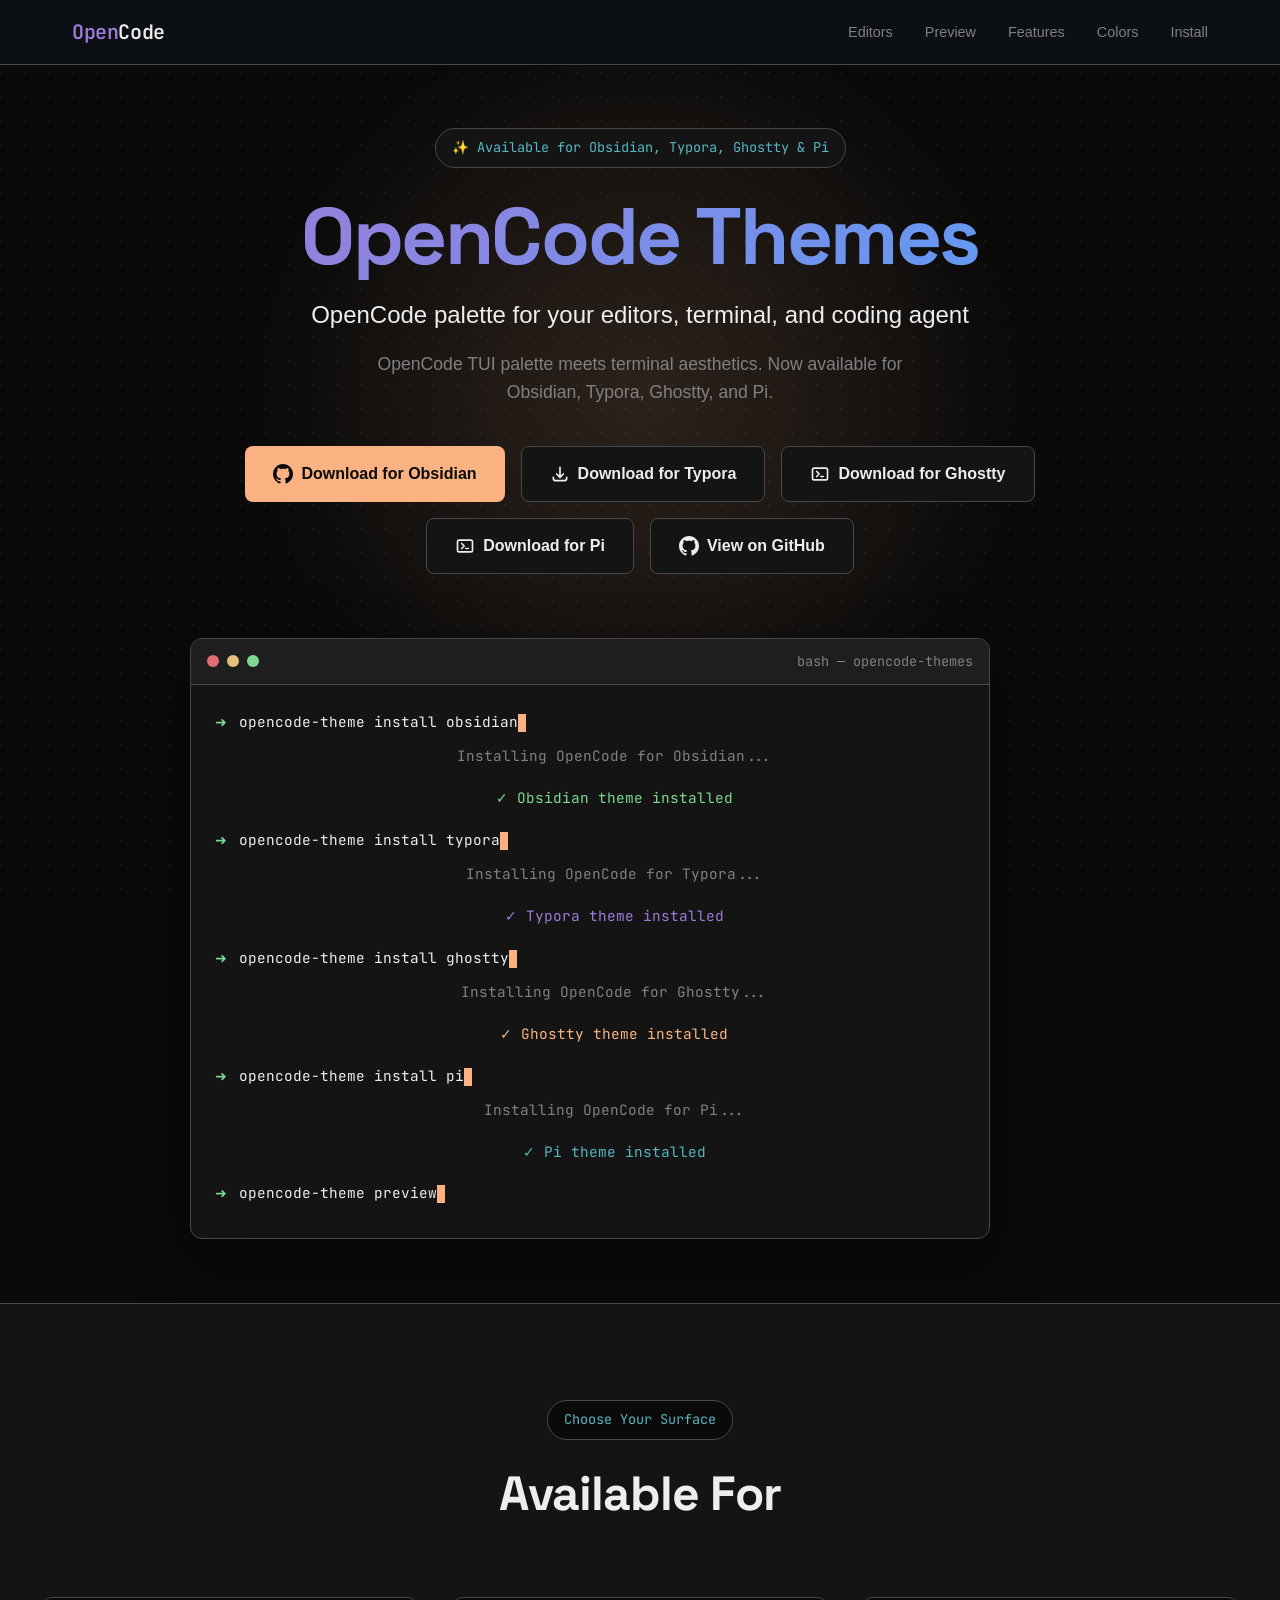
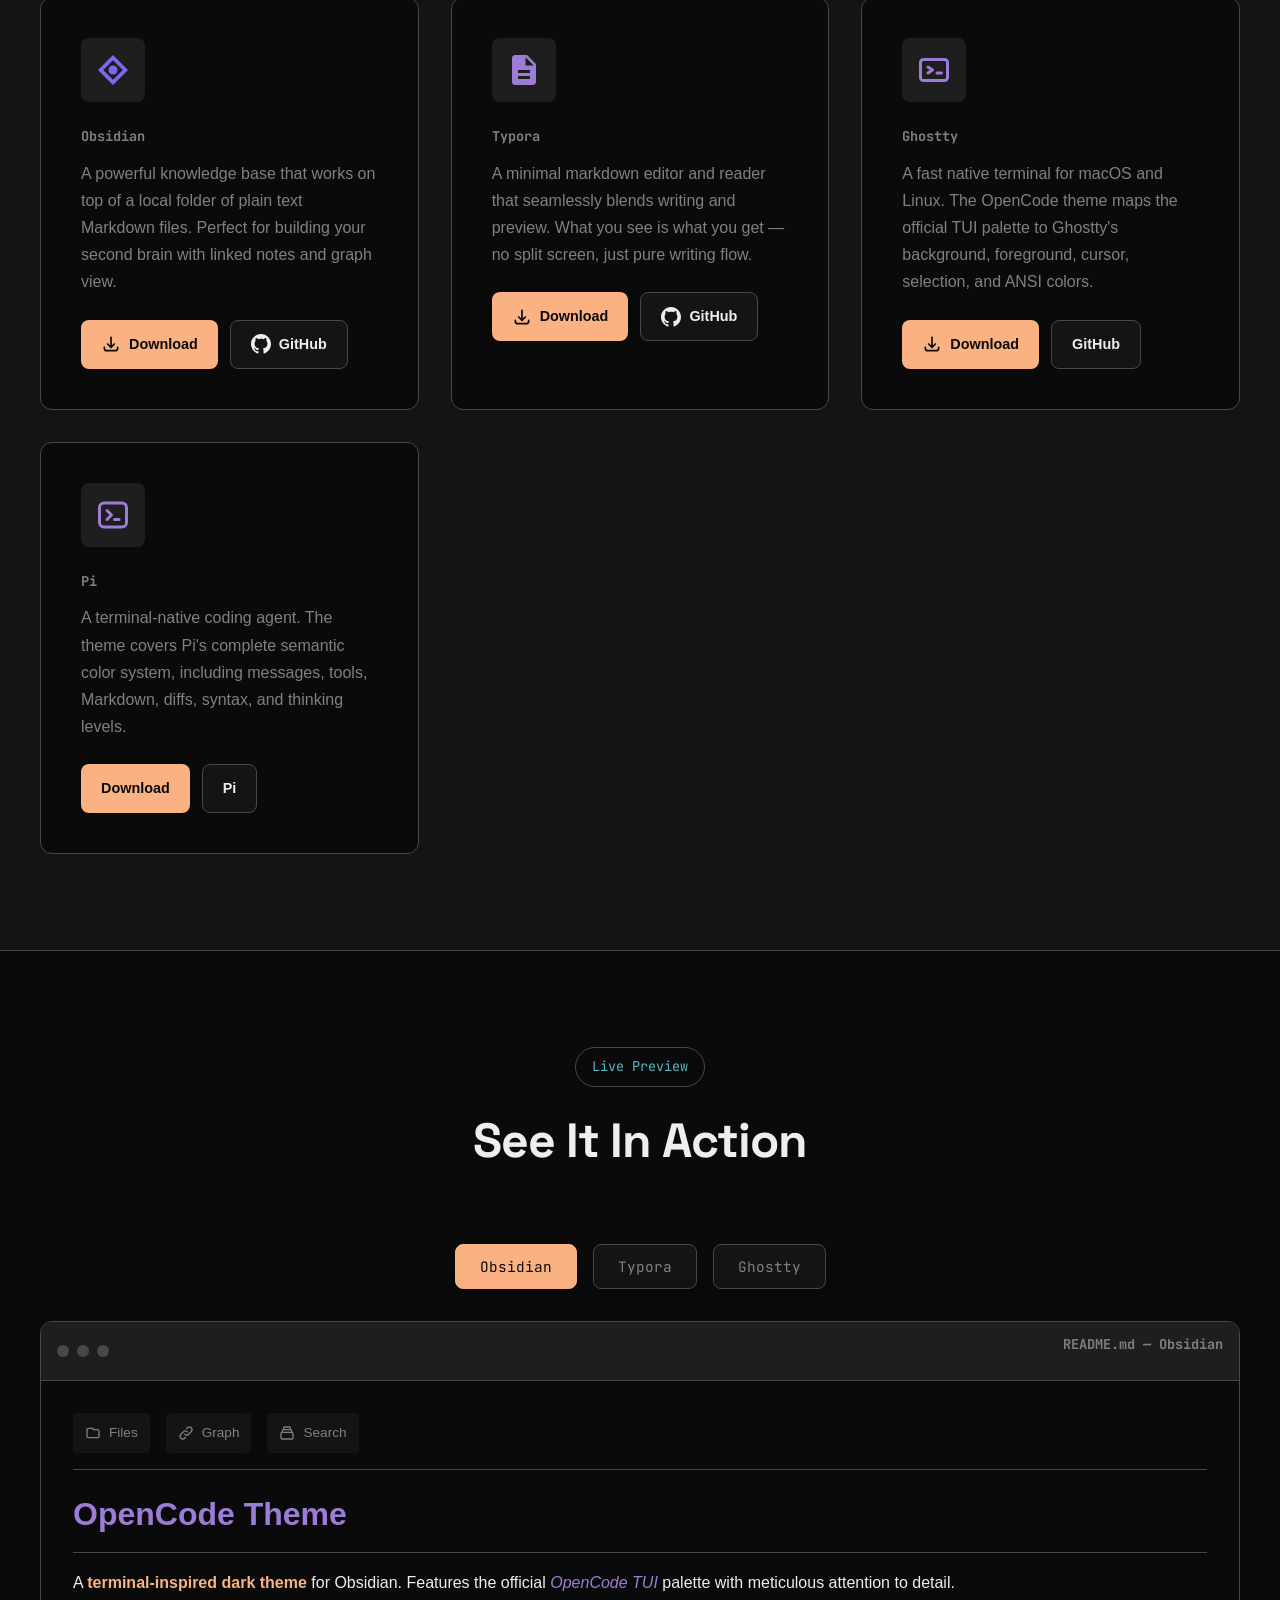
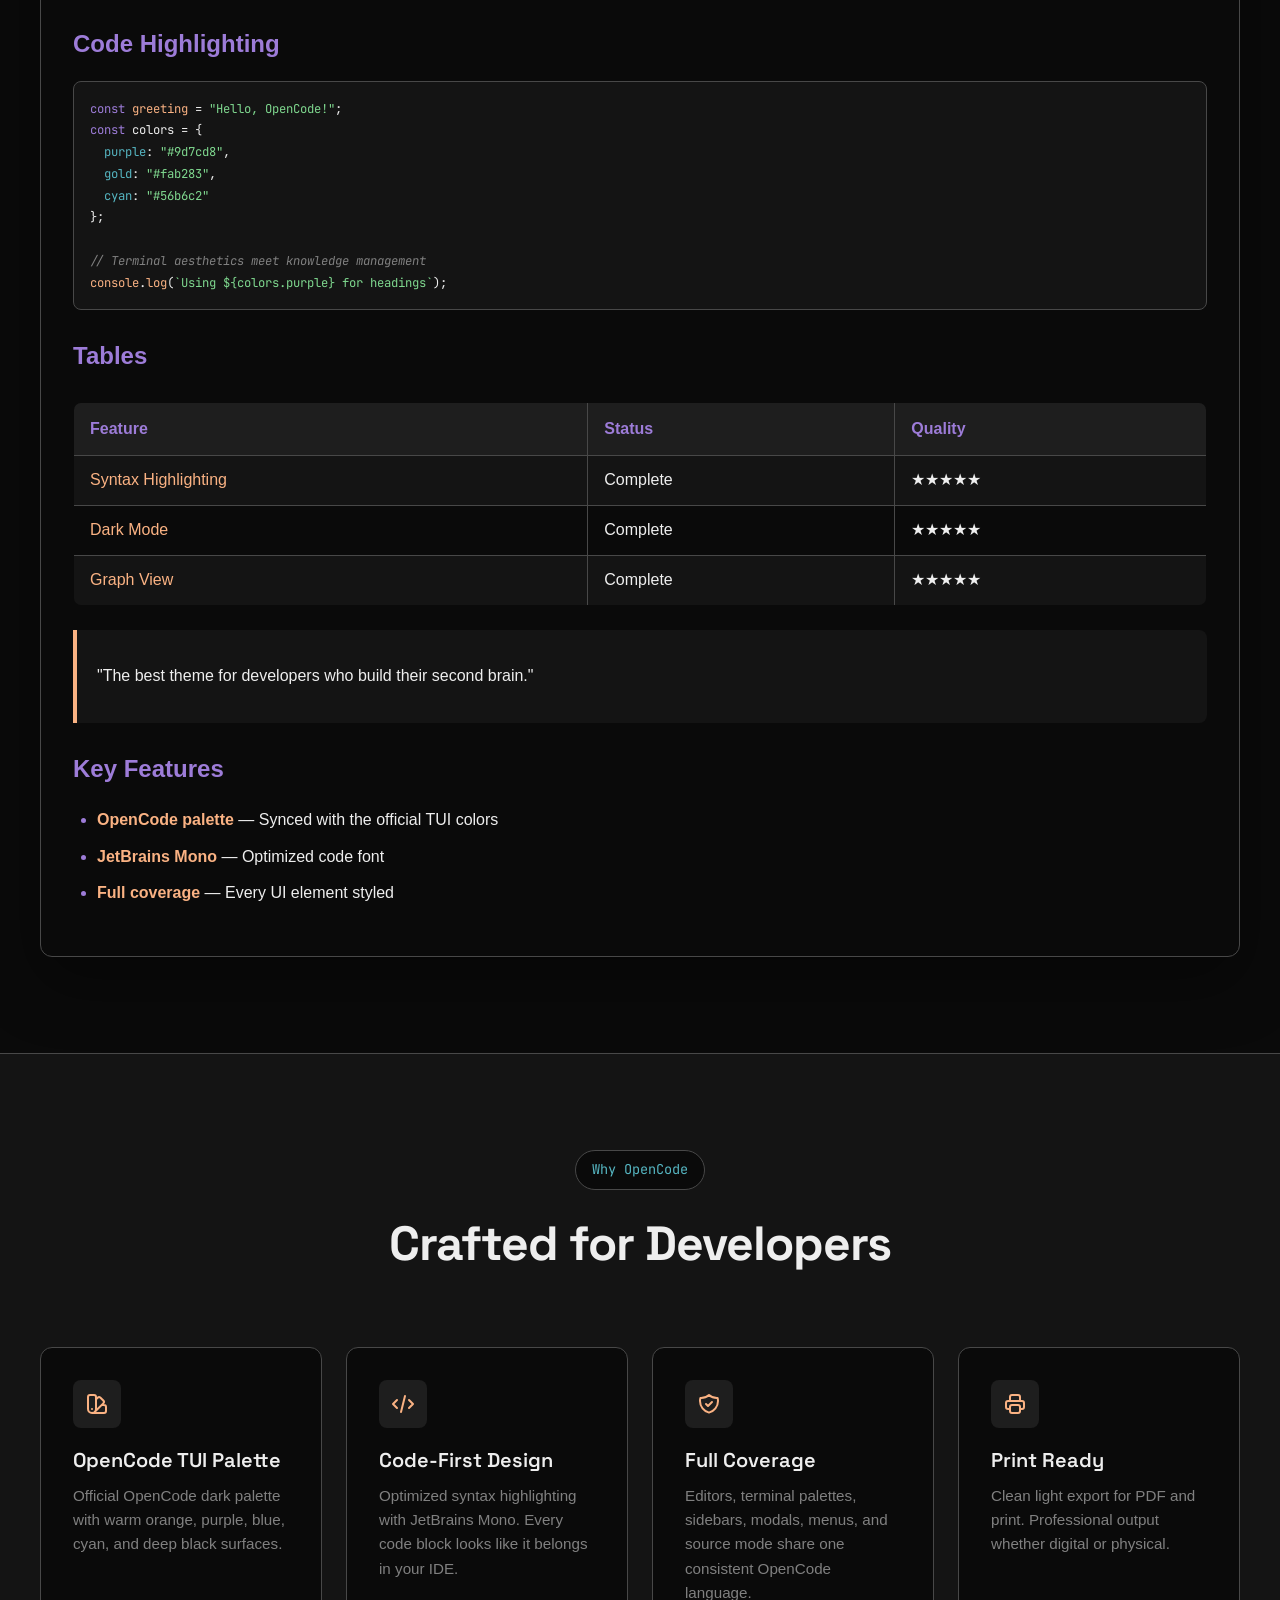
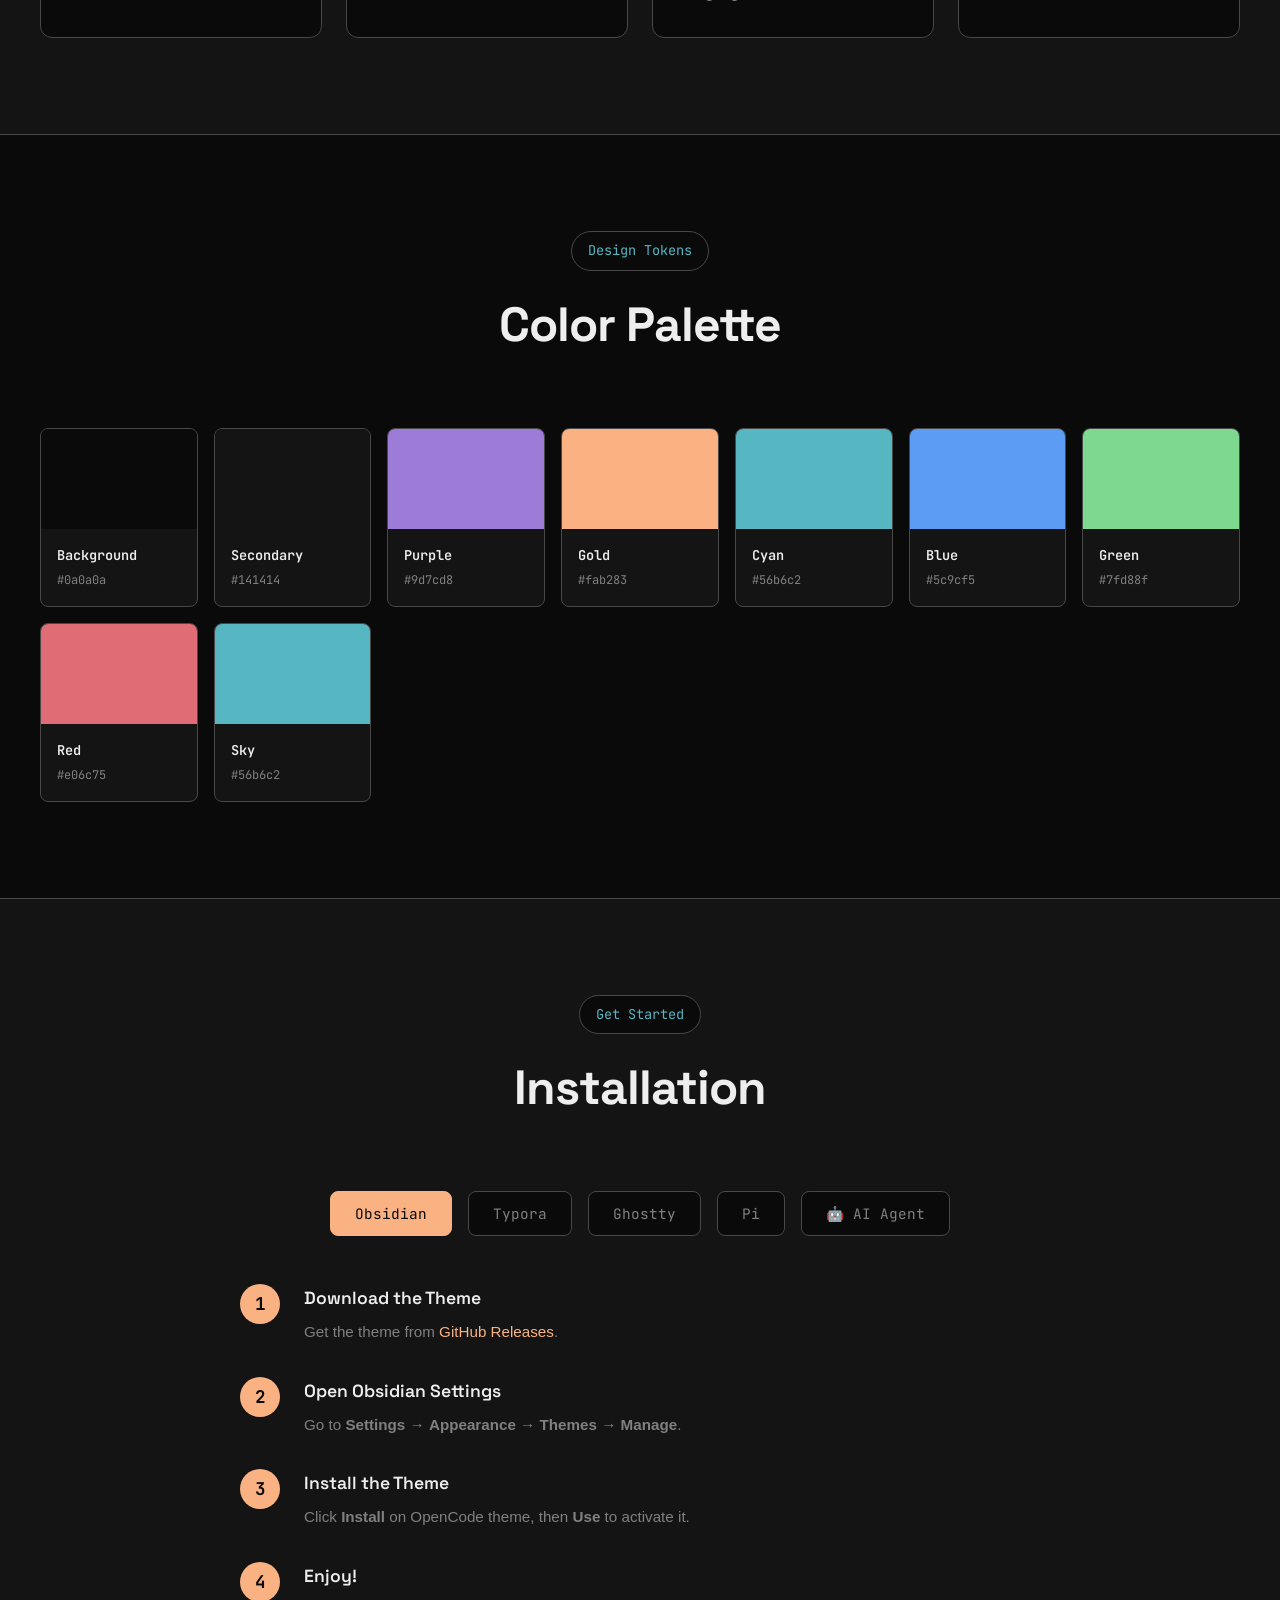
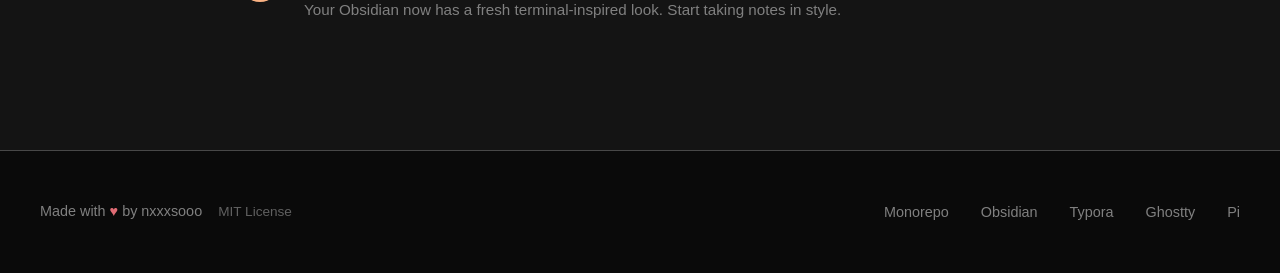
<file: website/index.html>
<!DOCTYPE html>
<html lang="en">
<head>
  <meta charset="UTF-8">
  <meta name="viewport" content="width=device-width, initial-scale=1.0">
  <meta name="description" content="OpenCode Themes — Terminal-inspired dark themes for Obsidian, Typora, Ghostty, and Pi. OpenCode TUI palette across your writing and coding tools.">
  <meta name="theme-color" content="#0a0a0a">
  <title>OpenCode Themes</title>
  <link rel="icon" type="image/svg+xml" href="data:image/svg+xml,%3Csvg xmlns='http://www.w3.org/2000/svg' viewBox='0 0 32 32'%3E%3Cdefs%3E%3ClinearGradient id='bg' x1='0' y1='0' x2='1' y2='1'%3E%3Cstop offset='0%25' stop-color='%23a3e635'/%3E%3Cstop offset='100%25' stop-color='%23ec4899'/%3E%3C/linearGradient%3E%3C/defs%3E%3Crect width='32' height='32' rx='6' fill='url(%23bg)'/%3E%3Cpath d='M8 13 A8 8 0 0 1 24 13' fill='none' stroke='%231a1a2e' stroke-width='2.5' stroke-linecap='round'/%3E%3Ccircle cx='12.5' cy='18' r='3.5' fill='none' stroke='%231a1a2e' stroke-width='2'/%3E%3Ccircle cx='19.5' cy='18' r='3.5' fill='none' stroke='%231a1a2e' stroke-width='2'/%3E%3Cline x1='16' y1='18' x2='16' y2='18' stroke='%231a1a2e' stroke-width='2' stroke-linecap='round'/%3E%3C/svg%3E">

  <!-- Google Fonts -->
  <link rel="preconnect" href="https://fonts.googleapis.com">
  <link rel="preconnect" href="https://fonts.gstatic.com" crossorigin>
  <link href="https://fonts.googleapis.com/css2?family=JetBrains+Mono:wght@400;500;600&family=Space+Grotesk:wght@400;500;600;700&display=swap" rel="stylesheet">
  
  <style>
    /* ============================================================
       Design Tokens (from opencode.css)
       ============================================================ */
    :root {
      --bg-primary: #0a0a0a;
      --bg-secondary: #141414;
      --bg-tertiary: #1e1e1e;
      --bg-elevated: #282828;
      --border: #484848;
      --border-hover: #606060;
      
      --text: #eeeeee;
      --text-secondary: #eeeeee;
      --text-muted: #808080;
      --text-faint: #606060;
      
      --accent: #fab283;
      --accent-hover: #ffc09f;
      --accent-rgb: 250, 178, 131;
      
      --purple: #9d7cd8;
      --cyan: #56b6c2;
      --blue: #5c9cf5;
      --green: #7fd88f;
      --yellow: #e5c07b;
      --orange: #f5a742;
      --red: #e06c75;
      --pink: #e06c75;
      --sky: #56b6c2;
      --gold: #fab283;
      
      --radius-s: 4px;
      --radius-m: 8px;
      --radius-l: 12px;
      --radius-xl: 16px;
      
      --font-display: "Space Grotesk", sans-serif;
      --font-mono: "JetBrains Mono", monospace;
      --font-body: -apple-system, BlinkMacSystemFont, "Segoe UI", sans-serif;
    }
    
    /* ============================================================
       Reset & Base
       ============================================================ */
    *, *::before, *::after {
      box-sizing: border-box;
      margin: 0;
      padding: 0;
    }
    
    html {
      scroll-behavior: smooth;
      font-size: 16px;
    }
    
    body {
      background-color: var(--bg-primary);
      color: var(--text);
      font-family: var(--font-body);
      line-height: 1.6;
      overflow-x: hidden;
    }
    
    /* ============================================================
       Background Pattern
       ============================================================ */
    .bg-pattern {
      position: fixed;
      top: 0;
      left: 0;
      width: 100%;
      height: 100%;
      pointer-events: none;
      z-index: -1;
      background-image: 
        radial-gradient(circle at 1px 1px, rgba(48, 54, 61, 0.5) 1px, transparent 0);
      background-size: 24px 24px;
      opacity: 0.5;
    }
    
    .bg-glow {
      position: fixed;
      top: 0;
      left: 50%;
      transform: translateX(-50%);
      width: 800px;
      height: 800px;
      background: radial-gradient(circle, rgba(250, 178, 131, 0.15) 0%, transparent 70%);
      pointer-events: none;
      z-index: -1;
    }
    
    /* ============================================================
       Navigation
       ============================================================ */
    .nav {
      position: fixed;
      top: 0;
      left: 0;
      right: 0;
      z-index: 1000;
      background: rgba(13, 17, 23, 0.8);
      backdrop-filter: blur(12px);
      border-bottom: 1px solid var(--border);
    }
    
    .nav-container {
      max-width: 1200px;
      margin: 0 auto;
      padding: 1rem 2rem;
      display: flex;
      justify-content: space-between;
      align-items: center;
    }
    
    .nav-logo {
      font-family: var(--font-mono);
      font-size: 1.25rem;
      font-weight: 600;
      color: var(--purple);
      text-decoration: none;
      letter-spacing: -0.02em;
    }
    
    .nav-logo span {
      color: var(--text);
    }
    
    .nav-links {
      display: flex;
      gap: 2rem;
      list-style: none;
    }
    
    .nav-links a {
      color: var(--text-muted);
      text-decoration: none;
      font-size: 0.9rem;
      font-weight: 500;
      transition: color 0.2s ease;
    }
    
    .nav-links a:hover {
      color: var(--accent);
    }
    
    @media (max-width: 768px) {
      .nav-links {
        display: none;
      }
    }
    
    /* ============================================================
       Hero Section
       ============================================================ */
    .hero {
      min-height: 100vh;
      display: flex;
      flex-direction: column;
      justify-content: center;
      align-items: center;
      text-align: center;
      padding: 8rem 2rem 4rem;
      position: relative;
    }
    
    .hero-content {
      max-width: 900px;
    }
    
    .hero-badge {
      display: inline-block;
      padding: 0.5rem 1rem;
      background: var(--bg-secondary);
      border: 1px solid var(--border);
      border-radius: 999px;
      font-family: var(--font-mono);
      font-size: 0.85rem;
      color: var(--cyan);
      margin-bottom: 1.5rem;
      animation: fadeInUp 0.6s ease-out;
    }
    
    .hero-title {
      font-family: var(--font-display);
      font-size: clamp(3rem, 8vw, 5rem);
      font-weight: 700;
      line-height: 1.1;
      letter-spacing: -0.03em;
      margin-bottom: 1rem;
      background: linear-gradient(135deg, var(--purple) 0%, var(--blue) 100%);
      -webkit-background-clip: text;
      -webkit-text-fill-color: transparent;
      background-clip: text;
      animation: fadeInUp 0.6s ease-out 0.1s both;
    }
    
    .hero-subtitle {
      font-size: 1.5rem;
      color: var(--text-secondary);
      margin-bottom: 1rem;
      animation: fadeInUp 0.6s ease-out 0.2s both;
    }
    
    .hero-tagline {
      font-size: 1.1rem;
      color: var(--text-muted);
      margin-bottom: 2.5rem;
      max-width: 600px;
      margin-left: auto;
      margin-right: auto;
      animation: fadeInUp 0.6s ease-out 0.3s both;
    }
    
    .hero-cta {
      display: flex;
      gap: 1rem;
      justify-content: center;
      flex-wrap: wrap;
      animation: fadeInUp 0.6s ease-out 0.4s both;
    }
    
    .btn {
      display: inline-flex;
      align-items: center;
      gap: 0.5rem;
      padding: 0.875rem 1.75rem;
      border-radius: var(--radius-m);
      font-weight: 600;
      font-size: 1rem;
      text-decoration: none;
      transition: all 0.2s ease;
      cursor: pointer;
      border: none;
    }
    
    .btn-primary {
      background: var(--accent);
      color: var(--bg-primary);
    }
    
    .btn-primary:hover {
      background: var(--accent-hover);
      transform: translateY(-2px);
      box-shadow: 0 8px 24px rgba(250, 178, 131, 0.3);
    }
    
    .btn-secondary {
      background: var(--bg-secondary);
      color: var(--text);
      border: 1px solid var(--border);
    }
    
    .btn-secondary:hover {
      background: var(--bg-tertiary);
      border-color: var(--border-hover);
      transform: translateY(-2px);
    }
    
    .btn svg {
      width: 20px;
      height: 20px;
    }
    
    /* Terminal Animation */
    .terminal-window {
      margin-top: 4rem;
      width: 100%;
      max-width: 800px;
      background: var(--bg-secondary);
      border: 1px solid var(--border);
      border-radius: var(--radius-l);
      overflow: hidden;
      box-shadow: 0 24px 64px rgba(0, 0, 0, 0.4);
      animation: fadeInUp 0.8s ease-out 0.5s both;
    }
    
    .terminal-header {
      display: flex;
      align-items: center;
      gap: 0.5rem;
      padding: 0.75rem 1rem;
      background: var(--bg-tertiary);
      border-bottom: 1px solid var(--border);
    }
    
    .terminal-dot {
      width: 12px;
      height: 12px;
      border-radius: 50%;
    }
    
    .terminal-dot.red { background: var(--red); }
    .terminal-dot.yellow { background: var(--yellow); }
    .terminal-dot.green { background: var(--green); }
    
    .terminal-title {
      margin-left: auto;
      font-family: var(--font-mono);
      font-size: 0.85rem;
      color: var(--text-muted);
    }
    
    .terminal-body {
      padding: 1.5rem;
      font-family: var(--font-mono);
      font-size: 0.9rem;
      line-height: 1.8;
      min-height: 200px;
    }
    
    .terminal-line {
      display: flex;
      gap: 0.75rem;
      margin-bottom: 0.5rem;
    }
    
    .terminal-prompt {
      color: var(--green);
      flex-shrink: 0;
    }
    
    .terminal-command {
      color: var(--text);
    }
    
    .terminal-output {
      color: var(--text-muted);
      margin-left: 3rem;
      margin-bottom: 1rem;
    }
    
    .cursor {
      display: inline-block;
      width: 8px;
      height: 18px;
      background: var(--accent);
      animation: blink 1s step-end infinite;
      vertical-align: middle;
    }
    
    @keyframes blink {
      0%, 100% { opacity: 1; }
      50% { opacity: 0; }
    }
    
    @keyframes fadeInUp {
      from {
        opacity: 0;
        transform: translateY(30px);
      }
      to {
        opacity: 1;
        transform: translateY(0);
      }
    }
    
    /* ============================================================
       Editors Section
       ============================================================ */
    .editors {
      padding: 6rem 2rem;
      background: var(--bg-secondary);
      border-top: 1px solid var(--border);
      border-bottom: 1px solid var(--border);
    }
    
    .editors-grid {
      display: grid;
      grid-template-columns: repeat(auto-fit, minmax(320px, 1fr));
      gap: 2rem;
      margin-top: 3rem;
    }
    
    .editor-card {
      background: var(--bg-primary);
      border: 1px solid var(--border);
      border-radius: var(--radius-l);
      padding: 2.5rem;
      transition: all 0.3s ease;
      opacity: 0;
      transform: translateY(30px);
    }
    
    .editor-card.visible {
      opacity: 1;
      transform: translateY(0);
    }
    
    .editor-card:hover {
      border-color: var(--border-hover);
      transform: translateY(-4px);
      box-shadow: 0 12px 32px rgba(0, 0, 0, 0.3);
    }
    
    .editor-icon {
      width: 64px;
      height: 64px;
      background: var(--bg-tertiary);
      border-radius: var(--radius-m);
      display: flex;
      align-items: center;
      justify-content: center;
      margin-bottom: 1.5rem;
    }
    
    .editor-icon svg {
      width: 36px;
      height: 36px;
    }
    
    .editor-icon.obsidian svg {
      color: #7b68ee;
    }
    
    .editor-icon.typora svg {
      color: var(--purple);
    }
    
    .editor-title {
      font-family: var(--font-display);
      font-size: 1.5rem;
      font-weight: 700;
      color: var(--text);
      margin-bottom: 0.75rem;
    }
    
    .editor-desc {
      color: var(--text-muted);
      font-size: 1rem;
      line-height: 1.7;
      margin-bottom: 1.5rem;
    }
    
    .editor-links {
      display: flex;
      gap: 0.75rem;
      flex-wrap: wrap;
    }
    
    .editor-links .btn {
      font-size: 0.9rem;
      padding: 0.75rem 1.25rem;
    }
    
    /* ============================================================
       Preview Section
       ============================================================ */
    .preview {
      padding: 6rem 2rem;
    }
    
    .section-container {
      max-width: 1200px;
      margin: 0 auto;
    }
    
    .section-header {
      text-align: center;
      margin-bottom: 4rem;
    }
    
    .section-label {
      display: inline-block;
      padding: 0.5rem 1rem;
      background: var(--bg-primary);
      border: 1px solid var(--border);
      border-radius: 999px;
      font-family: var(--font-mono);
      font-size: 0.85rem;
      color: var(--cyan);
      margin-bottom: 1rem;
    }
    
    .section-title {
      font-family: var(--font-display);
      font-size: clamp(2rem, 5vw, 3rem);
      font-weight: 700;
      letter-spacing: -0.02em;
      color: var(--text);
    }
    
    .preview-tabs {
      display: flex;
      justify-content: center;
      gap: 1rem;
      margin-bottom: 2rem;
    }
    
    .preview-tab {
      padding: 0.75rem 1.5rem;
      background: var(--bg-secondary);
      border: 1px solid var(--border);
      border-radius: var(--radius-m);
      font-family: var(--font-mono);
      font-size: 0.9rem;
      color: var(--text-muted);
      cursor: pointer;
      transition: all 0.2s ease;
    }
    
    .preview-tab:hover {
      border-color: var(--border-hover);
      color: var(--text);
    }
    
    .preview-tab.active {
      background: var(--accent);
      border-color: var(--accent);
      color: var(--bg-primary);
    }
    
    .preview-content {
      display: none;
    }
    
    .preview-content.active {
      display: block;
    }
    
    .editor-mockup {
      background: var(--bg-primary);
      border: 1px solid var(--border);
      border-radius: var(--radius-l);
      overflow: hidden;
      box-shadow: 0 24px 64px rgba(0, 0, 0, 0.4);
    }
    
    .editor-titlebar {
      display: flex;
      align-items: center;
      gap: 0.5rem;
      padding: 0.75rem 1rem;
      background: var(--bg-tertiary);
      border-bottom: 1px solid var(--border);
    }
    
    .editor-dots {
      display: flex;
      gap: 0.5rem;
    }
    
    .editor-dot {
      width: 12px;
      height: 12px;
      border-radius: 50%;
      background: var(--border);
    }
    
    .editor-title {
      margin-left: auto;
      font-family: var(--font-mono);
      font-size: 0.85rem;
      color: var(--text-muted);
    }
    
    .editor-content {
      padding: 2rem;
      font-size: 1rem;
      line-height: 1.8;
    }
    
    /* Markdown Preview Styles */
    .markdown-preview h1 {
      color: var(--purple);
      font-size: 2rem;
      font-weight: 600;
      margin-bottom: 1rem;
      padding-bottom: 0.5rem;
      border-bottom: 1px solid var(--border);
    }
    
    .markdown-preview h2 {
      color: var(--purple);
      font-size: 1.5rem;
      font-weight: 600;
      margin: 1.5rem 0 0.75rem;
    }
    
    .markdown-preview p {
      margin: 1rem 0;
      color: var(--text);
    }
    
    .markdown-preview strong {
      color: var(--gold);
      font-weight: 600;
    }
    
    .markdown-preview em {
      color: var(--purple);
    }
    
    .markdown-preview code {
      background: var(--bg-elevated);
      color: var(--text-secondary);
      padding: 0.2em 0.5em;
      border-radius: var(--radius-s);
      font-family: var(--font-mono);
      font-size: 0.9em;
    }
    
    .markdown-preview pre {
      background: var(--bg-secondary);
      border: 1px solid var(--border);
      border-radius: var(--radius-m);
      padding: 1rem;
      margin: 1rem 0;
      overflow-x: auto;
      font-family: var(--font-mono);
      font-size: 0.85rem;
      line-height: 1.6;
    }
    
    .markdown-preview pre code {
      background: transparent;
      padding: 0;
      color: var(--text);
    }
    
    .markdown-preview table {
      width: 100%;
      border-collapse: collapse;
      margin: 1.5rem 0;
      border-radius: var(--radius-m);
      overflow: hidden;
      border: 1px solid var(--border);
    }
    
    .markdown-preview th {
      background: var(--bg-tertiary);
      color: var(--purple);
      font-weight: 600;
      padding: 0.75rem 1rem;
      text-align: left;
      border: 1px solid var(--border);
    }
    
    .markdown-preview td {
      padding: 0.625rem 1rem;
      border: 1px solid var(--border);
    }
    
    .markdown-preview td:first-child {
      color: var(--gold);
      font-weight: 500;
    }
    
    .markdown-preview tr:nth-child(even) td {
      background: var(--bg-primary);
    }
    
    .markdown-preview tr:nth-child(odd) td {
      background: var(--bg-secondary);
    }
    
    .markdown-preview blockquote {
      background: var(--bg-secondary);
      border-left: 4px solid var(--accent);
      padding: 1rem 1.25rem;
      margin: 1rem 0;
      border-radius: 0 var(--radius-m) var(--radius-m) 0;
      color: var(--text-secondary);
    }
    
    .markdown-preview ul {
      padding-left: 1.5rem;
      margin: 1rem 0;
    }
    
    .markdown-preview li {
      margin: 0.5rem 0;
    }
    
    .markdown-preview li::marker {
      color: var(--purple);
    }
    
    /* Obsidian-specific styles */
    .obsidian-sidebar {
      display: flex;
      gap: 1rem;
      margin-bottom: 1rem;
      padding-bottom: 1rem;
      border-bottom: 1px solid var(--border);
    }
    
    .obsidian-sidebar-item {
      display: flex;
      align-items: center;
      gap: 0.5rem;
      padding: 0.5rem 0.75rem;
      background: var(--bg-secondary);
      border-radius: var(--radius-s);
      font-size: 0.85rem;
      color: var(--text-muted);
    }
    
    .obsidian-sidebar-item svg {
      width: 16px;
      height: 16px;
    }
    
    /* Syntax Highlighting */
    .sh-keyword { color: var(--purple); }
    .sh-function { color: var(--accent); }
    .sh-string { color: var(--green); }
    .sh-comment { color: var(--text-muted); font-style: italic; }
    .sh-property { color: var(--cyan); }
    .sh-operator { color: var(--sky); }
    .sh-tag { color: var(--red); }
    
    /* ============================================================
       Features Section
       ============================================================ */
    .features {
      padding: 6rem 2rem;
      background: var(--bg-secondary);
      border-top: 1px solid var(--border);
      border-bottom: 1px solid var(--border);
    }
    
    .features-grid {
      display: grid;
      grid-template-columns: repeat(auto-fit, minmax(280px, 1fr));
      gap: 1.5rem;
      margin-top: 3rem;
    }
    
    .feature-card {
      background: var(--bg-primary);
      border: 1px solid var(--border);
      border-radius: var(--radius-l);
      padding: 2rem;
      transition: all 0.3s ease;
      opacity: 0;
      transform: translateY(30px);
    }
    
    .feature-card.visible {
      opacity: 1;
      transform: translateY(0);
    }
    
    .feature-card:hover {
      border-color: var(--border-hover);
      transform: translateY(-4px);
      box-shadow: 0 12px 32px rgba(0, 0, 0, 0.3);
    }
    
    .feature-icon {
      width: 48px;
      height: 48px;
      background: var(--bg-tertiary);
      border-radius: var(--radius-m);
      display: flex;
      align-items: center;
      justify-content: center;
      margin-bottom: 1rem;
    }
    
    .feature-icon svg {
      width: 24px;
      height: 24px;
      color: var(--accent);
    }
    
    .feature-title {
      font-family: var(--font-display);
      font-size: 1.25rem;
      font-weight: 600;
      color: var(--text);
      margin-bottom: 0.5rem;
    }
    
    .feature-desc {
      color: var(--text-muted);
      font-size: 0.95rem;
      line-height: 1.6;
    }
    
    /* ============================================================
       Colors Section
       ============================================================ */
    .colors {
      padding: 6rem 2rem;
    }
    
    .colors-grid {
      display: grid;
      grid-template-columns: repeat(auto-fit, minmax(140px, 1fr));
      gap: 1rem;
      margin-top: 3rem;
    }
    
    .color-swatch {
      background: var(--bg-secondary);
      border: 1px solid var(--border);
      border-radius: var(--radius-m);
      overflow: hidden;
      transition: transform 0.2s ease;
      opacity: 0;
      transform: scale(0.9);
    }
    
    .color-swatch.visible {
      opacity: 1;
      transform: scale(1);
    }
    
    .color-swatch:hover {
      transform: scale(1.05);
    }
    
    .color-preview {
      height: 100px;
      width: 100%;
    }
    
    .color-info {
      padding: 1rem;
    }
    
    .color-name {
      font-family: var(--font-mono);
      font-size: 0.85rem;
      font-weight: 600;
      color: var(--text);
      margin-bottom: 0.25rem;
    }
    
    .color-hex {
      font-family: var(--font-mono);
      font-size: 0.75rem;
      color: var(--text-muted);
    }
    
    /* ============================================================
       Installation Section
       ============================================================ */
    .installation {
      padding: 6rem 2rem;
      background: var(--bg-secondary);
      border-top: 1px solid var(--border);
      border-bottom: 1px solid var(--border);
    }
    
    .install-tabs {
      display: flex;
      justify-content: center;
      gap: 1rem;
      margin-bottom: 3rem;
    }
    
    .install-tab {
      padding: 0.75rem 1.5rem;
      background: var(--bg-primary);
      border: 1px solid var(--border);
      border-radius: var(--radius-m);
      font-family: var(--font-mono);
      font-size: 0.9rem;
      color: var(--text-muted);
      cursor: pointer;
      transition: all 0.2s ease;
    }
    
    .install-tab:hover {
      border-color: var(--border-hover);
      color: var(--text);
    }
    
    .install-tab.active {
      background: var(--accent);
      border-color: var(--accent);
      color: var(--bg-primary);
    }
    
    .install-content {
      display: none;
      max-width: 800px;
      margin: 0 auto;
    }
    
    .install-content.active {
      display: block;
    }
    
    .steps {
      margin-top: 2rem;
    }
    
    .step {
      display: flex;
      gap: 1.5rem;
      margin-bottom: 2rem;
      opacity: 0;
      transform: translateX(-30px);
    }
    
    .step.visible {
      opacity: 1;
      transform: translateX(0);
    }
    
    .step-number {
      flex-shrink: 0;
      width: 40px;
      height: 40px;
      background: var(--accent);
      color: var(--bg-primary);
      border-radius: 50%;
      display: flex;
      align-items: center;
      justify-content: center;
      font-family: var(--font-mono);
      font-weight: 700;
      font-size: 1.1rem;
    }
    
    .step-content {
      flex: 1;
    }
    
    .step-title {
      font-family: var(--font-display);
      font-size: 1.1rem;
      font-weight: 600;
      color: var(--text);
      margin-bottom: 0.5rem;
    }
    
    .step-desc {
      color: var(--text-muted);
      font-size: 0.95rem;
      line-height: 1.6;
    }
    
    .step-desc code {
      background: var(--bg-primary);
      color: var(--cyan);
      padding: 0.2em 0.5em;
      border-radius: var(--radius-s);
      font-family: var(--font-mono);
      font-size: 0.85em;
    }
    
    .step-desc a {
      color: var(--accent);
      text-decoration: none;
    }
    
    .step-desc a:hover {
      text-decoration: underline;
    }
    
    /* ============================================================
       Footer
       ============================================================ */
    .footer {
      padding: 3rem 2rem;
    }
    
    .footer-content {
      max-width: 1200px;
      margin: 0 auto;
      display: flex;
      justify-content: space-between;
      align-items: center;
      flex-wrap: wrap;
      gap: 1.5rem;
    }
    
    .footer-left {
      display: flex;
      align-items: center;
      gap: 1rem;
    }
    
    .footer-heart {
      color: var(--red);
    }
    
    .footer-author {
      color: var(--text-muted);
      font-size: 0.9rem;
    }
    
    .footer-links {
      display: flex;
      gap: 2rem;
      list-style: none;
    }
    
    .footer-links a {
      color: var(--text-muted);
      text-decoration: none;
      font-size: 0.9rem;
      transition: color 0.2s ease;
    }
    
    .footer-links a:hover {
      color: var(--accent);
    }
    
    .footer-license {
      color: var(--text-faint);
      font-size: 0.85rem;
    }
    
    @media (max-width: 768px) {
      .footer-content {
        flex-direction: column;
        text-align: center;
      }
      
      .footer-left {
        flex-direction: column;
        gap: 0.5rem;
      }
      
      .footer-links {
        gap: 1.5rem;
      }
    }
    
    /* ============================================================
       Scroll Animations
       ============================================================ */
    .fade-in {
      opacity: 0;
      transform: translateY(30px);
      transition: opacity 0.6s ease, transform 0.6s ease;
    }
    
    .fade-in.visible {
      opacity: 1;
      transform: translateY(0);
    }
    
    /* ============================================================
       Responsive
       ============================================================ */
    @media (max-width: 768px) {
      .hero {
        padding: 6rem 1rem 3rem;
      }
      
      .hero-cta {
        flex-direction: column;
        align-items: center;
      }
      
      .btn {
        width: 100%;
        max-width: 280px;
        justify-content: center;
      }
      
      .terminal-window {
        margin-top: 2rem;
      }
      
      .preview,
      .features,
      .colors,
      .installation {
        padding: 4rem 1rem;
      }
      
      .editor-content {
        padding: 1rem;
        font-size: 0.9rem;
      }
      
      .markdown-preview h1 {
        font-size: 1.5rem;
      }
      
      .editors-grid {
        grid-template-columns: 1fr;
      }
      
      .preview-tabs,
      .install-tabs {
        flex-direction: column;
        align-items: center;
      }
    }
  </style>
</head>
<body>
  <!-- Background Elements -->
  <div class="bg-pattern"></div>
  <div class="bg-glow"></div>
  
  <!-- Navigation -->
  <nav class="nav">
    <div class="nav-container">
      <a href="#" class="nav-logo">Open<span>Code</span></a>
      <ul class="nav-links">
        <li><a href="#editors">Editors</a></li>
        <li><a href="#preview">Preview</a></li>
        <li><a href="#features">Features</a></li>
        <li><a href="#colors">Colors</a></li>
        <li><a href="#installation">Install</a></li>
      </ul>
    </div>
  </nav>
  
  <!-- Hero Section -->
  <section class="hero">
    <div class="hero-content">
      <span class="hero-badge">✨ Available for Obsidian, Typora, Ghostty &amp; Pi</span>
      <h1 class="hero-title">OpenCode Themes</h1>
      <p class="hero-subtitle">OpenCode palette for your editors, terminal, and coding agent</p>
      <p class="hero-tagline">OpenCode TUI palette meets terminal aesthetics. Now available for Obsidian, Typora, Ghostty, and Pi.</p>
      
      <div class="hero-cta">
        <a href="https://github.com/nxxxsooo/obsidian-opencode-theme" class="btn btn-primary" target="_blank" rel="noopener">
          <svg xmlns="http://www.w3.org/2000/svg" fill="currentColor" viewBox="0 0 24 24">
            <path d="M12 0c-6.626 0-12 5.373-12 12 0 5.302 3.438 9.8 8.207 11.387.599.111.793-.261.793-.577v-2.234c-3.338.726-4.033-1.416-4.033-1.416-.546-1.387-1.333-1.756-1.333-1.756-1.089-.745.083-.729.083-.729 1.205.084 1.839 1.237 1.839 1.237 1.07 1.834 2.807 1.304 3.492.997.107-.775.418-1.305.762-1.604-2.665-.305-5.467-1.334-5.467-5.931 0-1.311.469-2.381 1.236-3.221-.124-.303-.535-1.524.117-3.176 0 0 1.008-.322 3.301 1.23.957-.266 1.983-.399 3.003-.404 1.02.005 2.047.138 3.006.404 2.291-1.552 3.297-1.23 3.297-1.23.653 1.653.242 2.874.118 3.176.77.84 1.235 1.911 1.235 3.221 0 4.609-2.807 5.624-5.479 5.921.43.372.823 1.102.823 2.222v3.293c0 .319.192.694.801.576 4.765-1.589 8.199-6.086 8.199-11.386 0-6.627-5.373-12-12-12z"/>
          </svg>
          Download for Obsidian
        </a>
        <a href="https://github.com/nxxxsooo/opencode-themes/tree/main/typora" class="btn btn-secondary" target="_blank" rel="noopener">
          <svg xmlns="http://www.w3.org/2000/svg" fill="none" viewBox="0 0 24 24" stroke="currentColor">
            <path stroke-linecap="round" stroke-linejoin="round" stroke-width="2" d="M4 16v1a3 3 0 003 3h10a3 3 0 003-3v-1m-4-4l-4 4m0 0l-4-4m4 4V4" />
          </svg>
          Download for Typora
        </a>
        <a href="https://github.com/nxxxsooo/opencode-themes/tree/main/ghostty" class="btn btn-secondary" target="_blank" rel="noopener">
          <svg xmlns="http://www.w3.org/2000/svg" fill="none" viewBox="0 0 24 24" stroke="currentColor">
            <path stroke-linecap="round" stroke-linejoin="round" stroke-width="2" d="M8 9l3 3-3 3m5 0h3M5 5h14a2 2 0 012 2v10a2 2 0 01-2 2H5a2 2 0 01-2-2V7a2 2 0 012-2z" />
          </svg>
          Download for Ghostty
        </a>
        <a href="https://github.com/nxxxsooo/opencode-themes/tree/main/pi" class="btn btn-secondary" target="_blank" rel="noopener">
          <svg xmlns="http://www.w3.org/2000/svg" fill="none" viewBox="0 0 24 24" stroke="currentColor">
            <path stroke-linecap="round" stroke-linejoin="round" stroke-width="2" d="M8 9l3 3-3 3m5 0h3M5 5h14a2 2 0 012 2v10a2 2 0 01-2 2H5a2 2 0 01-2-2V7a2 2 0 012-2z" />
          </svg>
          Download for Pi
        </a>
        <a href="https://github.com/nxxxsooo/opencode-themes" class="btn btn-secondary" target="_blank" rel="noopener">
          <svg xmlns="http://www.w3.org/2000/svg" fill="currentColor" viewBox="0 0 24 24">
            <path d="M12 0c-6.626 0-12 5.373-12 12 0 5.302 3.438 9.8 8.207 11.387.599.111.793-.261.793-.577v-2.234c-3.338.726-4.033-1.416-4.033-1.416-.546-1.387-1.333-1.756-1.333-1.756-1.089-.745.083-.729.083-.729 1.205.084 1.839 1.237 1.839 1.237 1.07 1.834 2.807 1.304 3.492.997.107-.775.418-1.305.762-1.604-2.665-.305-5.467-1.334-5.467-5.931 0-1.311.469-2.381 1.236-3.221-.124-.303-.535-1.524.117-3.176 0 0 1.008-.322 3.301 1.23.957-.266 1.983-.399 3.003-.404 1.02.005 2.047.138 3.006.404 2.291-1.552 3.297-1.23 3.297-1.23.653 1.653.242 2.874.118 3.176.77.84 1.235 1.911 1.235 3.221 0 4.609-2.807 5.624-5.479 5.921.43.372.823 1.102.823 2.222v3.293c0 .319.192.694.801.576 4.765-1.589 8.199-6.086 8.199-11.386 0-6.627-5.373-12-12-12z"/>
          </svg>
          View on GitHub
        </a>
      </div>
      
      <!-- Terminal Animation -->
      <div class="terminal-window">
        <div class="terminal-header">
          <div class="terminal-dot red"></div>
          <div class="terminal-dot yellow"></div>
          <div class="terminal-dot green"></div>
          <span class="terminal-title">bash — opencode-themes</span>
        </div>
        <div class="terminal-body">
          <div class="terminal-line">
            <span class="terminal-prompt">➜</span>
            <span class="terminal-command">opencode-theme install obsidian<span class="cursor"></span></span>
          </div>
          <div class="terminal-output">Installing OpenCode for Obsidian...</div>
          <div class="terminal-output" style="color: var(--green);">✓ Obsidian theme installed</div>
          <div class="terminal-line">
            <span class="terminal-prompt">➜</span>
            <span class="terminal-command">opencode-theme install typora<span class="cursor"></span></span>
          </div>
          <div class="terminal-output">Installing OpenCode for Typora...</div>
          <div class="terminal-output" style="color: var(--purple);">✓ Typora theme installed</div>
          <div class="terminal-line">
            <span class="terminal-prompt">➜</span>
            <span class="terminal-command">opencode-theme install ghostty<span class="cursor"></span></span>
          </div>
          <div class="terminal-output">Installing OpenCode for Ghostty...</div>
          <div class="terminal-output" style="color: var(--primary, var(--accent));">✓ Ghostty theme installed</div>
          <div class="terminal-line">
            <span class="terminal-prompt">➜</span>
            <span class="terminal-command">opencode-theme install pi<span class="cursor"></span></span>
          </div>
          <div class="terminal-output">Installing OpenCode for Pi...</div>
          <div class="terminal-output" style="color: var(--secondary, var(--cyan));">✓ Pi theme installed</div>
          <div class="terminal-line">
            <span class="terminal-prompt">➜</span>
            <span class="terminal-command">opencode-theme preview<span class="cursor"></span></span>
          </div>
        </div>
      </div>
    </div>
  </section>
  
  <!-- Editors Section -->
  <section id="editors" class="editors">
    <div class="section-container">
      <div class="section-header fade-in">
        <span class="section-label">Choose Your Surface</span>
        <h2 class="section-title">Available For</h2>
      </div>
      
      <div class="editors-grid">
        <!-- Obsidian Card -->
        <div class="editor-card">
          <div class="editor-icon obsidian">
            <svg xmlns="http://www.w3.org/2000/svg" viewBox="0 0 24 24" fill="currentColor">
              <path d="M12 2L2 12l10 10 10-10L12 2zm0 3.5l6.5 6.5-6.5 6.5L5.5 12 12 5.5z"/>
              <circle cx="12" cy="12" r="3"/>
            </svg>
          </div>
          <h3 class="editor-title">Obsidian</h3>
          <p class="editor-desc">A powerful knowledge base that works on top of a local folder of plain text Markdown files. Perfect for building your second brain with linked notes and graph view.</p>
          <div class="editor-links">
            <a href="https://github.com/nxxxsooo/obsidian-opencode-theme" class="btn btn-primary" target="_blank" rel="noopener">
              <svg xmlns="http://www.w3.org/2000/svg" fill="none" viewBox="0 0 24 24" stroke="currentColor">
                <path stroke-linecap="round" stroke-linejoin="round" stroke-width="2" d="M4 16v1a3 3 0 003 3h10a3 3 0 003-3v-1m-4-4l-4 4m0 0l-4-4m4 4V4" />
              </svg>
              Download
            </a>
            <a href="https://github.com/nxxxsooo/obsidian-opencode-theme" class="btn btn-secondary" target="_blank" rel="noopener">
              <svg xmlns="http://www.w3.org/2000/svg" fill="currentColor" viewBox="0 0 24 24">
                <path d="M12 0c-6.626 0-12 5.373-12 12 0 5.302 3.438 9.8 8.207 11.387.599.111.793-.261.793-.577v-2.234c-3.338.726-4.033-1.416-4.033-1.416-.546-1.387-1.333-1.756-1.333-1.756-1.089-.745.083-.729.083-.729 1.205.084 1.839 1.237 1.839 1.237 1.07 1.834 2.807 1.304 3.492.997.107-.775.418-1.305.762-1.604-2.665-.305-5.467-1.334-5.467-5.931 0-1.311.469-2.381 1.236-3.221-.124-.303-.535-1.524.117-3.176 0 0 1.008-.322 3.301 1.23.957-.266 1.983-.399 3.003-.404 1.02.005 2.047.138 3.006.404 2.291-1.552 3.297-1.23 3.297-1.23.653 1.653.242 2.874.118 3.176.77.84 1.235 1.911 1.235 3.221 0 4.609-2.807 5.624-5.479 5.921.43.372.823 1.102.823 2.222v3.293c0 .319.192.694.801.576 4.765-1.589 8.199-6.086 8.199-11.386 0-6.627-5.373-12-12-12z"/>
              </svg>
              GitHub
            </a>
          </div>
        </div>
        
        <!-- Typora Card -->
        <div class="editor-card">
          <div class="editor-icon typora">
            <svg xmlns="http://www.w3.org/2000/svg" viewBox="0 0 24 24" fill="currentColor">
              <path d="M14 2H6c-1.1 0-1.99.9-1.99 2L4 20c0 1.1.89 2 1.99 2H18c1.1 0 2-.9 2-2V8l-6-6zm2 16H8v-2h8v2zm0-4H8v-2h8v2zm-3-5V3.5L18.5 9H13z"/>
            </svg>
          </div>
          <h3 class="editor-title">Typora</h3>
          <p class="editor-desc">A minimal markdown editor and reader that seamlessly blends writing and preview. What you see is what you get — no split screen, just pure writing flow.</p>
          <div class="editor-links">
            <a href="https://github.com/nxxxsooo/opencode-themes/tree/main/typora" class="btn btn-primary" target="_blank" rel="noopener">
              <svg xmlns="http://www.w3.org/2000/svg" fill="none" viewBox="0 0 24 24" stroke="currentColor">
                <path stroke-linecap="round" stroke-linejoin="round" stroke-width="2" d="M4 16v1a3 3 0 003 3h10a3 3 0 003-3v-1m-4-4l-4 4m0 0l-4-4m4 4V4" />
              </svg>
              Download
            </a>
            <a href="https://github.com/nxxxsooo/opencode-themes" class="btn btn-secondary" target="_blank" rel="noopener">
              <svg xmlns="http://www.w3.org/2000/svg" fill="currentColor" viewBox="0 0 24 24">
                <path d="M12 0c-6.626 0-12 5.373-12 12 0 5.302 3.438 9.8 8.207 11.387.599.111.793-.261.793-.577v-2.234c-3.338.726-4.033-1.416-4.033-1.416-.546-1.387-1.333-1.756-1.333-1.756-1.089-.745.083-.729.083-.729 1.205.084 1.839 1.237 1.839 1.237 1.07 1.834 2.807 1.304 3.492.997.107-.775.418-1.305.762-1.604-2.665-.305-5.467-1.334-5.467-5.931 0-1.311.469-2.381 1.236-3.221-.124-.303-.535-1.524.117-3.176 0 0 1.008-.322 3.301 1.23.957-.266 1.983-.399 3.003-.404 1.02.005 2.047.138 3.006.404 2.291-1.552 3.297-1.23 3.297-1.23.653 1.653.242 2.874.118 3.176.77.84 1.235 1.911 1.235 3.221 0 4.609-2.807 5.624-5.479 5.921.43.372.823 1.102.823 2.222v3.293c0 .319.192.694.801.576 4.765-1.589 8.199-6.086 8.199-11.386 0-6.627-5.373-12-12-12z"/>
              </svg>
              GitHub
            </a>
          </div>
        </div>
        
        <!-- Ghostty Card -->
        <div class="editor-card">
          <div class="editor-icon typora">
            <svg xmlns="http://www.w3.org/2000/svg" viewBox="0 0 24 24" fill="none" stroke="currentColor" stroke-width="2">
              <rect x="3" y="5" width="18" height="14" rx="2" />
              <path stroke-linecap="round" stroke-linejoin="round" d="M8 10l3 2-3 2m6 0h3" />
            </svg>
          </div>
          <h3 class="editor-title">Ghostty</h3>
          <p class="editor-desc">A fast native terminal for macOS and Linux. The OpenCode theme maps the official TUI palette to Ghostty's background, foreground, cursor, selection, and ANSI colors.</p>
          <div class="editor-links">
            <a href="https://github.com/nxxxsooo/opencode-themes/tree/main/ghostty" class="btn btn-primary" target="_blank" rel="noopener">
              <svg xmlns="http://www.w3.org/2000/svg" fill="none" viewBox="0 0 24 24" stroke="currentColor">
                <path stroke-linecap="round" stroke-linejoin="round" stroke-width="2" d="M4 16v1a3 3 0 003 3h10a3 3 0 003-3v-1m-4-4l-4 4m0 0l-4-4m4 4V4" />
              </svg>
              Download
            </a>
            <a href="https://github.com/nxxxsooo/opencode-themes" class="btn btn-secondary" target="_blank" rel="noopener">
              GitHub
            </a>
          </div>
        </div>

        <!-- Pi Card -->
        <div class="editor-card">
          <div class="editor-icon typora">
            <svg xmlns="http://www.w3.org/2000/svg" viewBox="0 0 24 24" fill="none" stroke="currentColor" stroke-width="2">
              <path stroke-linecap="round" stroke-linejoin="round" d="M8 9l3 3-3 3m5 0h3" />
              <rect x="3" y="4" width="18" height="16" rx="3" />
            </svg>
          </div>
          <h3 class="editor-title">Pi</h3>
          <p class="editor-desc">A terminal-native coding agent. The theme covers Pi's complete semantic color system, including messages, tools, Markdown, diffs, syntax, and thinking levels.</p>
          <div class="editor-links">
            <a href="https://github.com/nxxxsooo/opencode-themes/tree/main/pi" class="btn btn-primary" target="_blank" rel="noopener">Download</a>
            <a href="https://github.com/earendil-works/pi" class="btn btn-secondary" target="_blank" rel="noopener">Pi</a>
          </div>
        </div>
      </div>
    </div>
  </section>
  
  <!-- Preview Section -->
  <section id="preview" class="preview">
    <div class="section-container">
      <div class="section-header fade-in">
        <span class="section-label">Live Preview</span>
        <h2 class="section-title">See It In Action</h2>
      </div>
      
      <div class="preview-tabs">
        <button class="preview-tab active" data-tab="obsidian">Obsidian</button>
        <button class="preview-tab" data-tab="typora">Typora</button>
        <button class="preview-tab" data-tab="ghostty">Ghostty</button>
      </div>
      
      <!-- Obsidian Preview -->
      <div class="preview-content active" id="preview-obsidian">
        <div class="editor-mockup fade-in">
          <div class="editor-titlebar">
            <div class="editor-dots">
              <div class="editor-dot"></div>
              <div class="editor-dot"></div>
              <div class="editor-dot"></div>
            </div>
            <span class="editor-title">README.md — Obsidian</span>
          </div>
          <div class="editor-content">
            <div class="obsidian-sidebar">
              <div class="obsidian-sidebar-item">
                <svg xmlns="http://www.w3.org/2000/svg" fill="none" viewBox="0 0 24 24" stroke="currentColor">
                  <path stroke-linecap="round" stroke-linejoin="round" stroke-width="2" d="M3 7v10a2 2 0 002 2h14a2 2 0 002-2V9a2 2 0 00-2-2h-6l-2-2H5a2 2 0 00-2 2z" />
                </svg>
                Files
              </div>
              <div class="obsidian-sidebar-item">
                <svg xmlns="http://www.w3.org/2000/svg" fill="none" viewBox="0 0 24 24" stroke="currentColor">
                  <path stroke-linecap="round" stroke-linejoin="round" stroke-width="2" d="M13.828 10.172a4 4 0 00-5.656 0l-4 4a4 4 0 105.656 5.656l1.102-1.101m-.758-4.899a4 4 0 005.656 0l4-4a4 4 0 00-5.656-5.656l-1.1 1.1" />
                </svg>
                Graph
              </div>
              <div class="obsidian-sidebar-item">
                <svg xmlns="http://www.w3.org/2000/svg" fill="none" viewBox="0 0 24 24" stroke="currentColor">
                  <path stroke-linecap="round" stroke-linejoin="round" stroke-width="2" d="M19 11H5m14 0a2 2 0 012 2v6a2 2 0 01-2 2H5a2 2 0 01-2-2v-6a2 2 0 012-2m14 0V9a2 2 0 00-2-2M5 11V9a2 2 0 012-2m0 0V5a2 2 0 012-2h6a2 2 0 012 2v2M7 7h10" />
                </svg>
                Search
              </div>
            </div>
            <div class="markdown-preview">
              <h1>OpenCode Theme</h1>
              <p>A <strong>terminal-inspired dark theme</strong> for Obsidian. Features the official <em>OpenCode TUI</em> palette with meticulous attention to detail.</p>
              
              <h2>Code Highlighting</h2>
              <pre><code><span class="sh-keyword">const</span> <span class="sh-function">greeting</span> = <span class="sh-string">"Hello, OpenCode!"</span>;
<span class="sh-keyword">const</span> colors = {
  <span class="sh-property">purple</span>: <span class="sh-string">"#9d7cd8"</span>,
  <span class="sh-property">gold</span>: <span class="sh-string">"#fab283"</span>,
  <span class="sh-property">cyan</span>: <span class="sh-string">"#56b6c2"</span>
};

<span class="sh-comment">// Terminal aesthetics meet knowledge management</span>
<span class="sh-function">console</span>.<span class="sh-function">log</span>(<span class="sh-string">`Using ${colors.purple} for headings`</span>);</code></pre>
              
              <h2>Tables</h2>
              <table>
                <thead>
                  <tr>
                    <th>Feature</th>
                    <th>Status</th>
                    <th>Quality</th>
                  </tr>
                </thead>
                <tbody>
                  <tr>
                    <td>Syntax Highlighting</td>
                    <td>Complete</td>
                    <td>★★★★★</td>
                  </tr>
                  <tr>
                    <td>Dark Mode</td>
                    <td>Complete</td>
                    <td>★★★★★</td>
                  </tr>
                  <tr>
                    <td>Graph View</td>
                    <td>Complete</td>
                    <td>★★★★★</td>
                  </tr>
                </tbody>
              </table>
              
              <blockquote>
                <p>"The best theme for developers who build their second brain."</p>
              </blockquote>
              
              <h2>Key Features</h2>
              <ul>
                <li><strong>OpenCode palette</strong> — Synced with the official TUI colors</li>
                <li><strong>JetBrains Mono</strong> — Optimized code font</li>
                <li><strong>Full coverage</strong> — Every UI element styled</li>
              </ul>
            </div>
          </div>
        </div>
      </div>
      
      <!-- Typora Preview -->
      <div class="preview-content" id="preview-typora">
        <div class="editor-mockup fade-in">
          <div class="editor-titlebar">
            <div class="editor-dots">
              <div class="editor-dot"></div>
              <div class="editor-dot"></div>
              <div class="editor-dot"></div>
            </div>
            <span class="editor-title">README.md — Typora</span>
          </div>
          <div class="editor-content">
            <div class="markdown-preview">
              <h1>OpenCode Theme</h1>
              <p>A <strong>terminal-inspired dark theme</strong> for Typora, synced with the Obsidian and Ghostty variants. Features the official <em>OpenCode TUI</em> palette with meticulous attention to detail.</p>
              
              <h2>Code Highlighting</h2>
              <pre><code><span class="sh-keyword">const</span> <span class="sh-function">greeting</span> = <span class="sh-string">"Hello, OpenCode!"</span>;
<span class="sh-keyword">const</span> colors = {
  <span class="sh-property">purple</span>: <span class="sh-string">"#9d7cd8"</span>,
  <span class="sh-property">gold</span>: <span class="sh-string">"#fab283"</span>,
  <span class="sh-property">cyan</span>: <span class="sh-string">"#56b6c2"</span>
};

<span class="sh-comment">// Terminal aesthetics meet writing elegance</span>
<span class="sh-function">console</span>.<span class="sh-function">log</span>(<span class="sh-string">`Using ${colors.purple} for headings`</span>);</code></pre>
              
              <h2>Tables</h2>
              <table>
                <thead>
                  <tr>
                    <th>Feature</th>
                    <th>Status</th>
                    <th>Quality</th>
                  </tr>
                </thead>
                <tbody>
                  <tr>
                    <td>Syntax Highlighting</td>
                    <td>Complete</td>
                    <td>★★★★★</td>
                  </tr>
                  <tr>
                    <td>Dark Mode</td>
                    <td>Complete</td>
                    <td>★★★★★</td>
                  </tr>
                  <tr>
                    <td>Source Mode</td>
                    <td>Complete</td>
                    <td>★★★★★</td>
                  </tr>
                </tbody>
              </table>
              
              <blockquote>
                <p>"The best theme for developers who write documentation."</p>
              </blockquote>
              
              <h2>Key Features</h2>
              <ul>
                <li><strong>OpenCode palette</strong> — Synced with the official TUI colors</li>
                <li><strong>JetBrains Mono</strong> — Optimized code font</li>
                <li><strong>Full coverage</strong> — Every UI element styled</li>
              </ul>
            </div>
          </div>
        </div>
      </div>
      <!-- Ghostty Preview -->
      <div class="preview-content" id="preview-ghostty">
        <div class="editor-mockup fade-in">
          <div class="editor-titlebar">
            <div class="editor-dots"><div class="editor-dot"></div><div class="editor-dot"></div><div class="editor-dot"></div></div>
            <span class="editor-title">ghostty — OpenCode</span>
          </div>
          <div class="editor-content">
            <div class="markdown-preview">
              <h1>Ghostty OpenCode</h1>
              <p><strong>Terminal colors synced to OpenCode.</strong> Deep black background, warm orange cursor, and ANSI colors mapped to the official TUI palette.</p>
              <pre><code><span class="sh-comment"># ~/.config/ghostty/config</span>
theme = dark:OpenCode,light:Aura

<span class="sh-comment"># ~/.config/ghostty/themes/OpenCode</span>
background = <span class="sh-string">#0a0a0a</span>
foreground = <span class="sh-string">#eeeeee</span>
cursor-color = <span class="sh-string">#fab283</span></code></pre>
              <h2>ANSI Mapping</h2>
              <ul>
                <li><strong>Primary</strong> — #fab283 cursor and actions</li>
                <li><strong>Secondary</strong> — #5c9cf5 blue terminal accents</li>
                <li><strong>Accent</strong> — #9d7cd8 purple syntax color</li>
              </ul>
            </div>
          </div>
        </div>
      </div>
    </div>
  </section>
  
  <!-- Features Section -->
  <section id="features" class="features">
    <div class="section-container">
      <div class="section-header fade-in">
        <span class="section-label">Why OpenCode</span>
        <h2 class="section-title">Crafted for Developers</h2>
      </div>
      
      <div class="features-grid">
        <div class="feature-card">
          <div class="feature-icon">
            <svg xmlns="http://www.w3.org/2000/svg" fill="none" viewBox="0 0 24 24" stroke="currentColor">
              <path stroke-linecap="round" stroke-linejoin="round" stroke-width="2" d="M7 21a4 4 0 01-4-4V5a2 2 0 012-2h4a2 2 0 012 2v12a4 4 0 01-4 4zm0 0h12a2 2 0 002-2v-4a2 2 0 00-2-2h-2.343M11 7.343l1.657-1.657a2 2 0 012.828 0l2.829 2.829a2 2 0 010 2.828l-8.486 8.485M7 17h.01" />
            </svg>
          </div>
          <h3 class="feature-title">OpenCode TUI Palette</h3>
          <p class="feature-desc">Official OpenCode dark palette with warm orange, purple, blue, cyan, and deep black surfaces.</p>
        </div>
        
        <div class="feature-card">
          <div class="feature-icon">
            <svg xmlns="http://www.w3.org/2000/svg" fill="none" viewBox="0 0 24 24" stroke="currentColor">
              <path stroke-linecap="round" stroke-linejoin="round" stroke-width="2" d="M10 20l4-16m4 4l4 4-4 4M6 16l-4-4 4-4" />
            </svg>
          </div>
          <h3 class="feature-title">Code-First Design</h3>
          <p class="feature-desc">Optimized syntax highlighting with JetBrains Mono. Every code block looks like it belongs in your IDE.</p>
        </div>
        
        <div class="feature-card">
          <div class="feature-icon">
            <svg xmlns="http://www.w3.org/2000/svg" fill="none" viewBox="0 0 24 24" stroke="currentColor">
              <path stroke-linecap="round" stroke-linejoin="round" stroke-width="2" d="M9 12l2 2 4-4m5.618-4.016A11.955 11.955 0 0112 2.944a11.955 11.955 0 01-8.618 3.04A12.02 12.02 0 003 9c0 5.591 3.824 10.29 9 11.622 5.176-1.332 9-6.03 9-11.622 0-1.042-.133-2.052-.382-3.016z" />
            </svg>
          </div>
          <h3 class="feature-title">Full Coverage</h3>
          <p class="feature-desc">Editors, terminal palettes, sidebars, modals, menus, and source mode share one consistent OpenCode language.</p>
        </div>
        
        <div class="feature-card">
          <div class="feature-icon">
            <svg xmlns="http://www.w3.org/2000/svg" fill="none" viewBox="0 0 24 24" stroke="currentColor">
              <path stroke-linecap="round" stroke-linejoin="round" stroke-width="2" d="M17 17h2a2 2 0 002-2v-4a2 2 0 00-2-2H5a2 2 0 00-2 2v4a2 2 0 002 2h2m2 4h6a2 2 0 002-2v-4a2 2 0 00-2-2H9a2 2 0 00-2 2v4a2 2 0 002 2zm8-12V5a2 2 0 00-2-2H9a2 2 0 00-2 2v4h10z" />
            </svg>
          </div>
          <h3 class="feature-title">Print Ready</h3>
          <p class="feature-desc">Clean light export for PDF and print. Professional output whether digital or physical.</p>
        </div>
      </div>
    </div>
  </section>
  
  <!-- Colors Section -->
  <section id="colors" class="colors">
    <div class="section-container">
      <div class="section-header fade-in">
        <span class="section-label">Design Tokens</span>
        <h2 class="section-title">Color Palette</h2>
      </div>
      
      <div class="colors-grid">
        <div class="color-swatch">
          <div class="color-preview" style="background: #0a0a0a;"></div>
          <div class="color-info">
            <div class="color-name">Background</div>
            <div class="color-hex">#0a0a0a</div>
          </div>
        </div>
        
        <div class="color-swatch">
          <div class="color-preview" style="background: #141414;"></div>
          <div class="color-info">
            <div class="color-name">Secondary</div>
            <div class="color-hex">#141414</div>
          </div>
        </div>
        
        <div class="color-swatch">
          <div class="color-preview" style="background: #9d7cd8;"></div>
          <div class="color-info">
            <div class="color-name">Purple</div>
            <div class="color-hex">#9d7cd8</div>
          </div>
        </div>
        
        <div class="color-swatch">
          <div class="color-preview" style="background: #fab283;"></div>
          <div class="color-info">
            <div class="color-name">Gold</div>
            <div class="color-hex">#fab283</div>
          </div>
        </div>
        
        <div class="color-swatch">
          <div class="color-preview" style="background: #56b6c2;"></div>
          <div class="color-info">
            <div class="color-name">Cyan</div>
            <div class="color-hex">#56b6c2</div>
          </div>
        </div>
        
        <div class="color-swatch">
          <div class="color-preview" style="background: #5c9cf5;"></div>
          <div class="color-info">
            <div class="color-name">Blue</div>
            <div class="color-hex">#5c9cf5</div>
          </div>
        </div>
        
        <div class="color-swatch">
          <div class="color-preview" style="background: #7fd88f;"></div>
          <div class="color-info">
            <div class="color-name">Green</div>
            <div class="color-hex">#7fd88f</div>
          </div>
        </div>
        
        <div class="color-swatch">
          <div class="color-preview" style="background: #e06c75;"></div>
          <div class="color-info">
            <div class="color-name">Red</div>
            <div class="color-hex">#e06c75</div>
          </div>
        </div>
        
        <div class="color-swatch">
          <div class="color-preview" style="background: #56b6c2;"></div>
          <div class="color-info">
            <div class="color-name">Sky</div>
            <div class="color-hex">#56b6c2</div>
          </div>
        </div>
      </div>
    </div>
  </section>
  
  <!-- Installation Section -->
  <section id="installation" class="installation">
    <div class="section-container">
      <div class="section-header fade-in">
        <span class="section-label">Get Started</span>
        <h2 class="section-title">Installation</h2>
      </div>
      
      <div class="install-tabs">
        <button class="install-tab active" data-tab="obsidian">Obsidian</button>
        <button class="install-tab" data-tab="typora">Typora</button>
        <button class="install-tab" data-tab="ghostty">Ghostty</button>
        <button class="install-tab" data-tab="pi">Pi</button>
        <button class="install-tab" data-tab="agent">🤖 AI Agent</button>
      </div>
      
      <!-- Obsidian Installation -->
      <div class="install-content active" id="install-obsidian">
        <div class="steps">
          <div class="step">
            <div class="step-number">1</div>
            <div class="step-content">
              <h3 class="step-title">Download the Theme</h3>
              <p class="step-desc">Get the theme from <a href="https://github.com/nxxxsooo/obsidian-opencode-theme/releases" target="_blank" rel="noopener">GitHub Releases</a>.</p>
            </div>
          </div>
          
          <div class="step">
            <div class="step-number">2</div>
            <div class="step-content">
              <h3 class="step-title">Open Obsidian Settings</h3>
              <p class="step-desc">Go to <strong>Settings</strong> → <strong>Appearance</strong> → <strong>Themes</strong> → <strong>Manage</strong>.</p>
            </div>
          </div>
          
          <div class="step">
            <div class="step-number">3</div>
            <div class="step-content">
              <h3 class="step-title">Install the Theme</h3>
              <p class="step-desc">Click <strong>Install</strong> on OpenCode theme, then <strong>Use</strong> to activate it.</p>
            </div>
          </div>
          
          <div class="step">
            <div class="step-number">4</div>
            <div class="step-content">
              <h3 class="step-title">Enjoy!</h3>
              <p class="step-desc">Your Obsidian now has a fresh terminal-inspired look. Start taking notes in style.</p>
            </div>
          </div>
        </div>
      </div>
      
      <!-- Typora Installation -->
      <div class="install-content" id="install-typora">
        <div class="steps">
          <div class="step">
            <div class="step-number">1</div>
            <div class="step-content">
              <h3 class="step-title">Download the Theme</h3>
              <p class="step-desc">Get <code>opencode.css</code> from the <a href="https://github.com/nxxxsooo/opencode-themes/tree/main/typora" target="_blank" rel="noopener">GitHub repository</a>.</p>
            </div>
          </div>
          
          <div class="step">
            <div class="step-number">2</div>
            <div class="step-content">
              <h3 class="step-title">Open Theme Folder</h3>
              <p class="step-desc">In Typora: <strong>Preferences</strong> → <strong>Appearance</strong> → <strong>Open Theme Folder</strong></p>
            </div>
          </div>
          
          <div class="step">
            <div class="step-number">3</div>
            <div class="step-content">
              <h3 class="step-title">Copy the Theme File</h3>
              <p class="step-desc">Place <code>opencode.css</code> into the theme folder.</p>
            </div>
          </div>
          
          <div class="step">
            <div class="step-number">4</div>
            <div class="step-content">
              <h3 class="step-title">Activate the Theme</h3>
              <p class="step-desc">Restart Typora and select <strong>OpenCode</strong> from <strong>Preferences</strong> → <strong>Appearance</strong> → <strong>Theme</strong>.</p>
            </div>
          </div>
        </div>
      </div>

      <!-- Ghostty Installation -->
      <div class="install-content" id="install-ghostty">
        <div class="steps">
          <div class="step"><div class="step-number">1</div><div class="step-content"><h3 class="step-title">Download the Theme</h3><p class="step-desc">Get <code>OpenCode</code> from the <a href="https://github.com/nxxxsooo/opencode-themes/tree/main/ghostty" target="_blank" rel="noopener">Ghostty folder</a>.</p></div></div>
          <div class="step"><div class="step-number">2</div><div class="step-content"><h3 class="step-title">Copy to User Themes</h3><p class="step-desc"><code>mkdir -p ~/.config/ghostty/themes && cp OpenCode ~/.config/ghostty/themes/OpenCode</code></p></div></div>
          <div class="step"><div class="step-number">3</div><div class="step-content"><h3 class="step-title">Activate in Config</h3><p class="step-desc">Add <code>theme = dark:OpenCode,light:Aura</code> to <code>~/.config/ghostty/config</code>.</p></div></div>
          <div class="step"><div class="step-number">4</div><div class="step-content"><h3 class="step-title">Reload Ghostty</h3><p class="step-desc">Press <strong>Cmd + Shift + ,</strong> or restart Ghostty.</p></div></div>
        </div>
      </div>

      <!-- Pi Installation -->
      <div class="install-content" id="install-pi">
        <div class="steps">
          <div class="step"><div class="step-number">1</div><div class="step-content"><h3 class="step-title">Download the Theme</h3><p class="step-desc">Get <code>opencode.json</code> from the <a href="https://github.com/nxxxsooo/opencode-themes/tree/main/pi" target="_blank" rel="noopener">Pi folder</a>.</p></div></div>
          <div class="step"><div class="step-number">2</div><div class="step-content"><h3 class="step-title">Copy to Pi Themes</h3><p class="step-desc"><code>mkdir -p ~/.pi/agent/themes &amp;&amp; cp opencode.json ~/.pi/agent/themes/opencode.json</code></p></div></div>
          <div class="step"><div class="step-number">3</div><div class="step-content"><h3 class="step-title">Activate</h3><p class="step-desc">Open <code>/settings</code> in Pi and select <strong>opencode</strong>.</p></div></div>
          <div class="step"><div class="step-number">4</div><div class="step-content"><h3 class="step-title">Try Without Installing</h3><p class="step-desc">Run <code>pi --theme ./pi/opencode.json</code> from this repository.</p></div></div>
        </div>
      </div>

      <!-- AI Agent Installation -->
      <div class="install-content" id="install-agent">
        <div style="max-width: 900px; margin: 0 auto; text-align: center;">
          <h3 class="step-title" style="margin-bottom: 8px;">⚡ One-liner for AI Agents</h3>
          <p class="step-desc" style="margin-bottom: 20px;">Paste this into your AI coding assistant (Claude, Cursor, Copilot, etc.) to install all OpenCode themes automatically:</p>
          <pre style="background: var(--bg-secondary); border: 1px solid var(--border); border-radius: 8px; padding: 20px; overflow-x: auto; font-size: 0.85rem; line-height: 1.6; text-align: left; white-space: pre-wrap; word-break: break-all;"><code style="color: var(--cyan);"># Obsidian — install to vault theme folder
VAULT="$(find ~/Library/Application\ Support/obsidian -name '.obsidian' -maxdepth 3 2>/dev/null | head -1)" && \
mkdir -p "$VAULT/themes/OpenCode" && \
curl -sL https://raw.githubusercontent.com/nxxxsooo/obsidian-opencode-theme/main/theme.css -o "$VAULT/themes/OpenCode/theme.css" && \
curl -sL https://raw.githubusercontent.com/nxxxsooo/obsidian-opencode-theme/main/manifest.json -o "$VAULT/themes/OpenCode/manifest.json" && \
echo "✅ Obsidian OpenCode theme installed"

# Typora — install to theme folder
TYPORA_THEMES="$(find ~/Library/Application\ Support/abnerworks.Typora/themes -maxdepth 0 2>/dev/null || echo '')" && \
[ -n "$TYPORA_THEMES" ] && \
curl -sL https://raw.githubusercontent.com/nxxxsooo/opencode-themes/main/typora/opencode.css -o "$TYPORA_THEMES/opencode.css" && \
echo "✅ Typora OpenCode theme installed"

# Ghostty — install to user theme folder
mkdir -p "$HOME/.config/ghostty/themes" && \
curl -sL https://raw.githubusercontent.com/nxxxsooo/opencode-themes/main/ghostty/OpenCode -o "$HOME/.config/ghostty/themes/OpenCode" && \
grep -q '^theme = ' "$HOME/.config/ghostty/config" 2>/dev/null \
  && perl -0pi -e 's/^theme = .*$/theme = dark:OpenCode,light:Aura/m' "$HOME/.config/ghostty/config" \
  || printf '\ntheme = dark:OpenCode,light:Aura\n' >> "$HOME/.config/ghostty/config" && \
echo "✅ Ghostty OpenCode theme installed"

# Pi — install to global themes folder
mkdir -p "$HOME/.pi/agent/themes" && \
curl -sL https://raw.githubusercontent.com/nxxxsooo/opencode-themes/main/pi/opencode.json -o "$HOME/.pi/agent/themes/opencode.json" && \
echo "✅ Pi OpenCode theme installed — select opencode in /settings"</code></pre>
          <p style="margin-top: 14px; color: var(--text-muted); font-size: 0.85rem;">macOS paths shown. On Linux/Windows, adjust the vault/theme folder paths accordingly.</p>
        </div>
      </div>

    </div>
  </section>
  
  <!-- Footer -->
  <footer class="footer">
    <div class="footer-content">
      <div class="footer-left">
        <span class="footer-author">Made with <span class="footer-heart">♥</span> by nxxxsooo</span>
        <span class="footer-license">MIT License</span>
      </div>
      <ul class="footer-links">
        <li><a href="https://github.com/nxxxsooo/opencode-themes" target="_blank" rel="noopener">Monorepo</a></li>
        <li><a href="https://github.com/nxxxsooo/obsidian-opencode-theme" target="_blank" rel="noopener">Obsidian</a></li>
        <li><a href="https://github.com/nxxxsooo/opencode-themes/tree/main/typora" target="_blank" rel="noopener">Typora</a></li>
        <li><a href="https://github.com/nxxxsooo/opencode-themes/tree/main/ghostty" target="_blank" rel="noopener">Ghostty</a></li>
        <li><a href="https://github.com/nxxxsooo/opencode-themes/tree/main/pi" target="_blank" rel="noopener">Pi</a></li>
      </ul>
    </div>
  </footer>
  
  <!-- Scroll Animation Script -->
  <script>
    // Intersection Observer for scroll animations
    const observerOptions = {
      root: null,
      rootMargin: '0px',
      threshold: 0.1
    };
    
    const observer = new IntersectionObserver((entries) => {
      entries.forEach(entry => {
        if (entry.isIntersecting) {
          entry.target.classList.add('visible');
          
          // Stagger animation for children
          const children = entry.target.querySelectorAll('.feature-card, .color-swatch, .step, .editor-card');
          children.forEach((child, index) => {
            setTimeout(() => {
              child.classList.add('visible');
            }, index * 100);
          });
        }
      });
    }, observerOptions);
    
    // Observe all animated elements
    document.querySelectorAll('.fade-in, .features-grid, .colors-grid, .steps, .editors-grid').forEach(el => {
      observer.observe(el);
    });
    
    // Smooth scroll for nav links
    document.querySelectorAll('a[href^="#"]').forEach(anchor => {
      anchor.addEventListener('click', function (e) {
        e.preventDefault();
        const target = document.querySelector(this.getAttribute('href'));
        if (target) {
          target.scrollIntoView({
            behavior: 'smooth',
            block: 'start'
          });
        }
      });
    });
    
    // Preview tabs
    document.querySelectorAll('.preview-tab').forEach(tab => {
      tab.addEventListener('click', function() {
        const tabId = this.dataset.tab;
        
        // Remove active class from all tabs and content
        document.querySelectorAll('.preview-tab').forEach(t => t.classList.remove('active'));
        document.querySelectorAll('.preview-content').forEach(c => c.classList.remove('active'));
        
        // Add active class to clicked tab and corresponding content
        this.classList.add('active');
        document.getElementById(`preview-${tabId}`).classList.add('active');
      });
    });
    
    // Installation tabs
    document.querySelectorAll('.install-tab').forEach(tab => {
      tab.addEventListener('click', function() {
        const tabId = this.dataset.tab;
        
        // Remove active class from all tabs and content
        document.querySelectorAll('.install-tab').forEach(t => t.classList.remove('active'));
        document.querySelectorAll('.install-content').forEach(c => c.classList.remove('active'));
        
        // Add active class to clicked tab and corresponding content
        this.classList.add('active');
        document.getElementById(`install-${tabId}`).classList.add('active');
      });
    });
  </script>
</body>
</html>
</file>
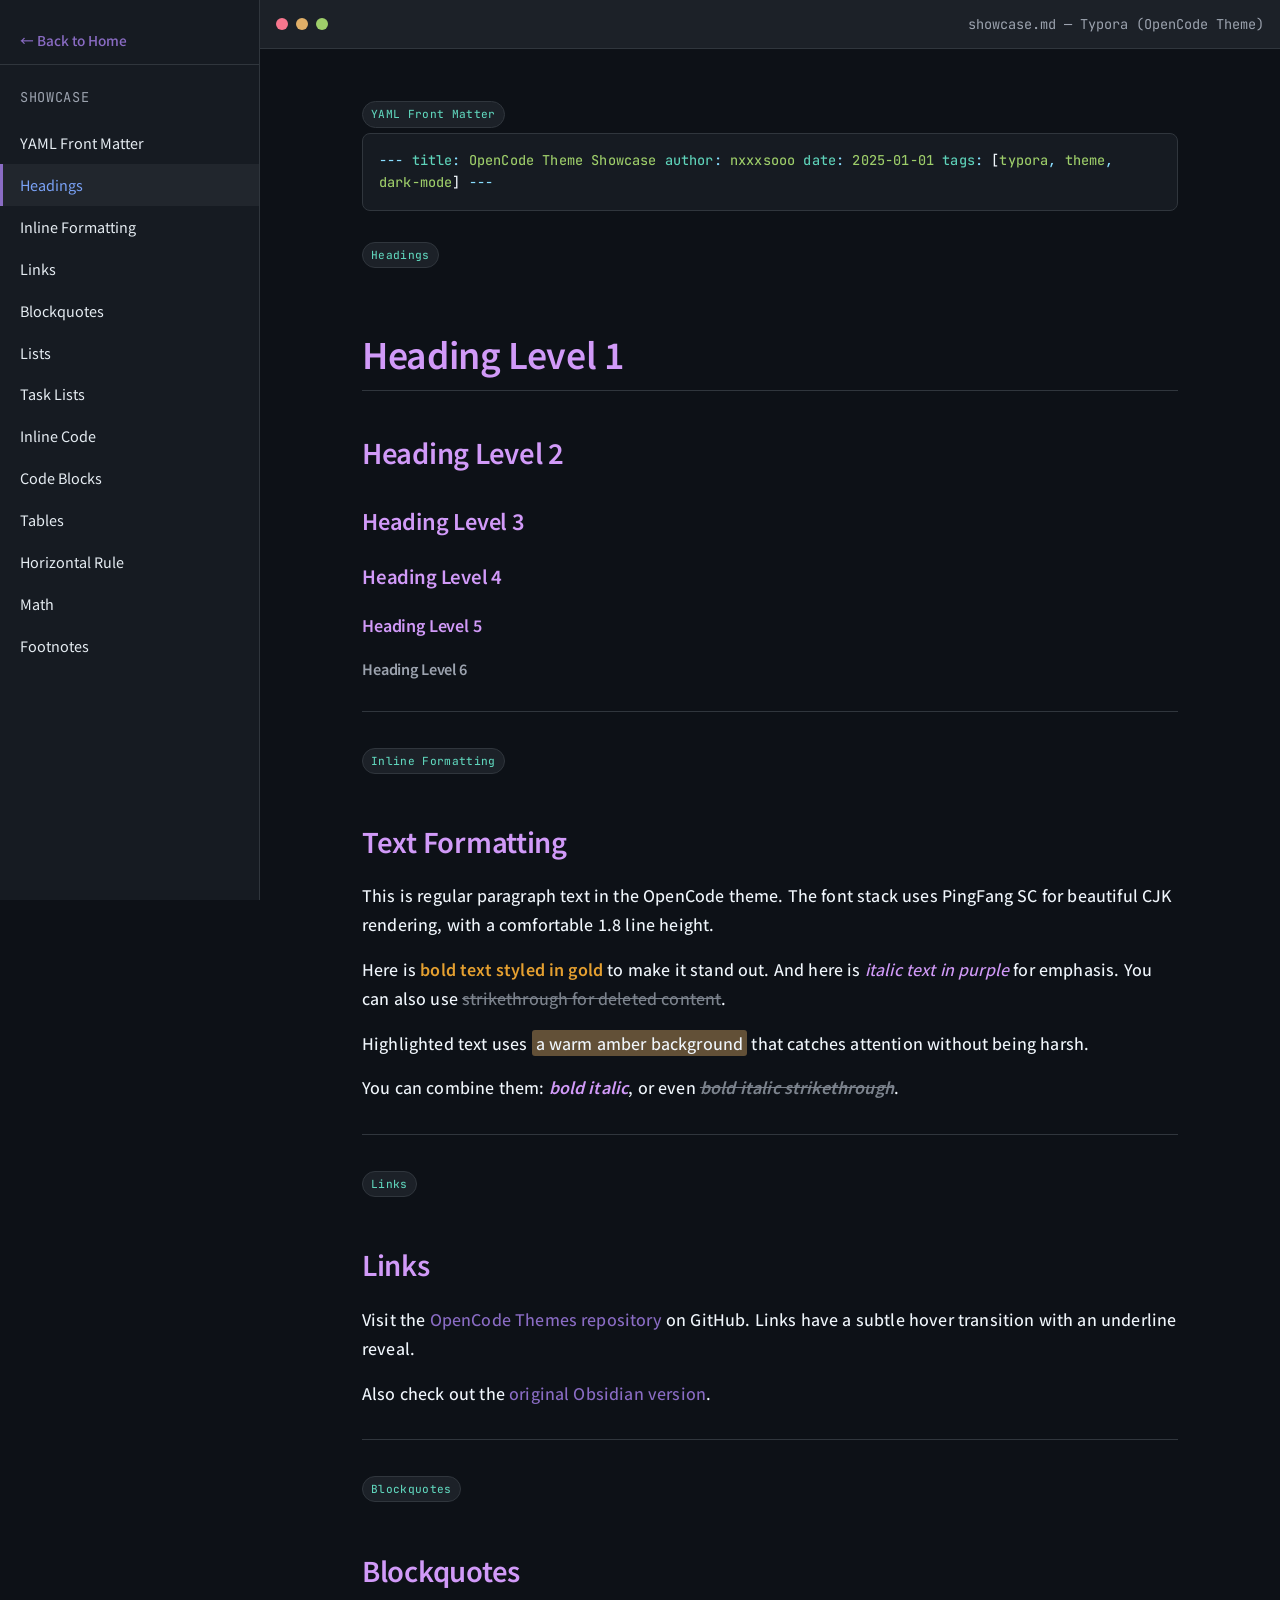
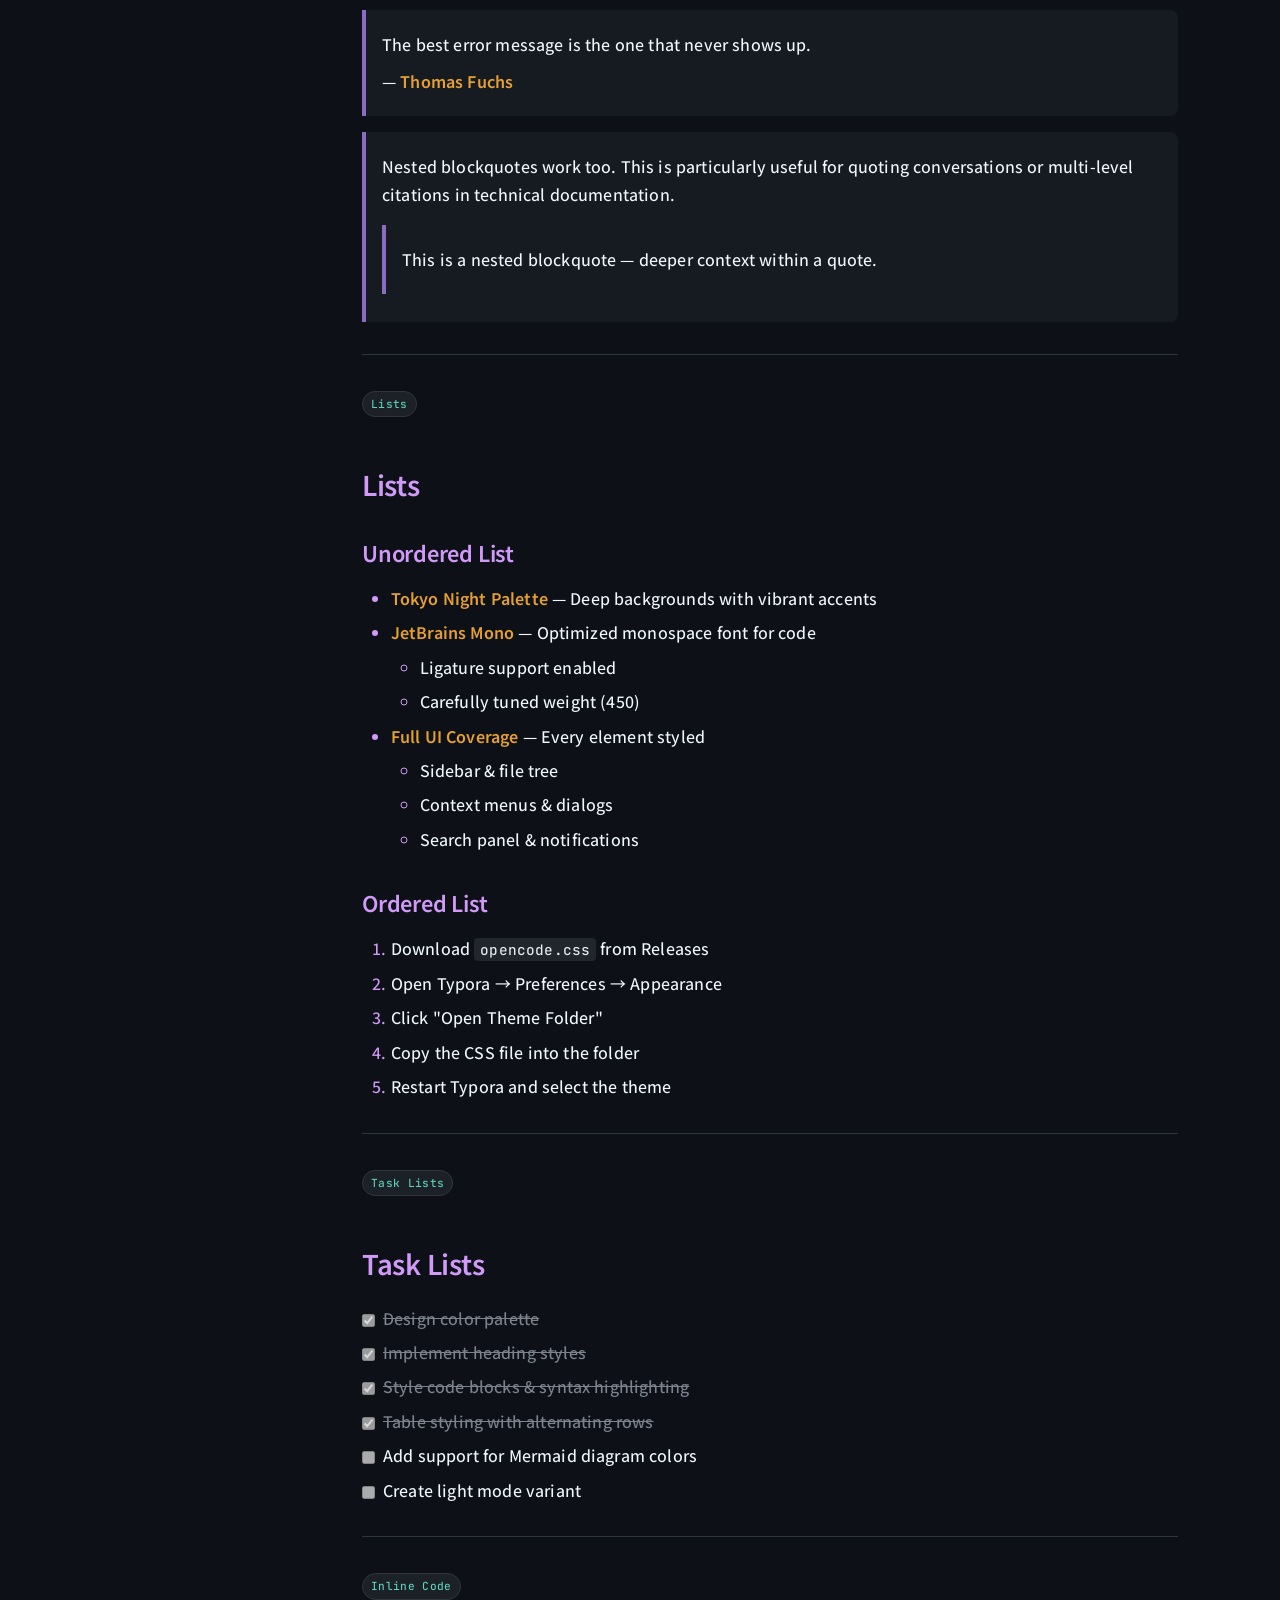
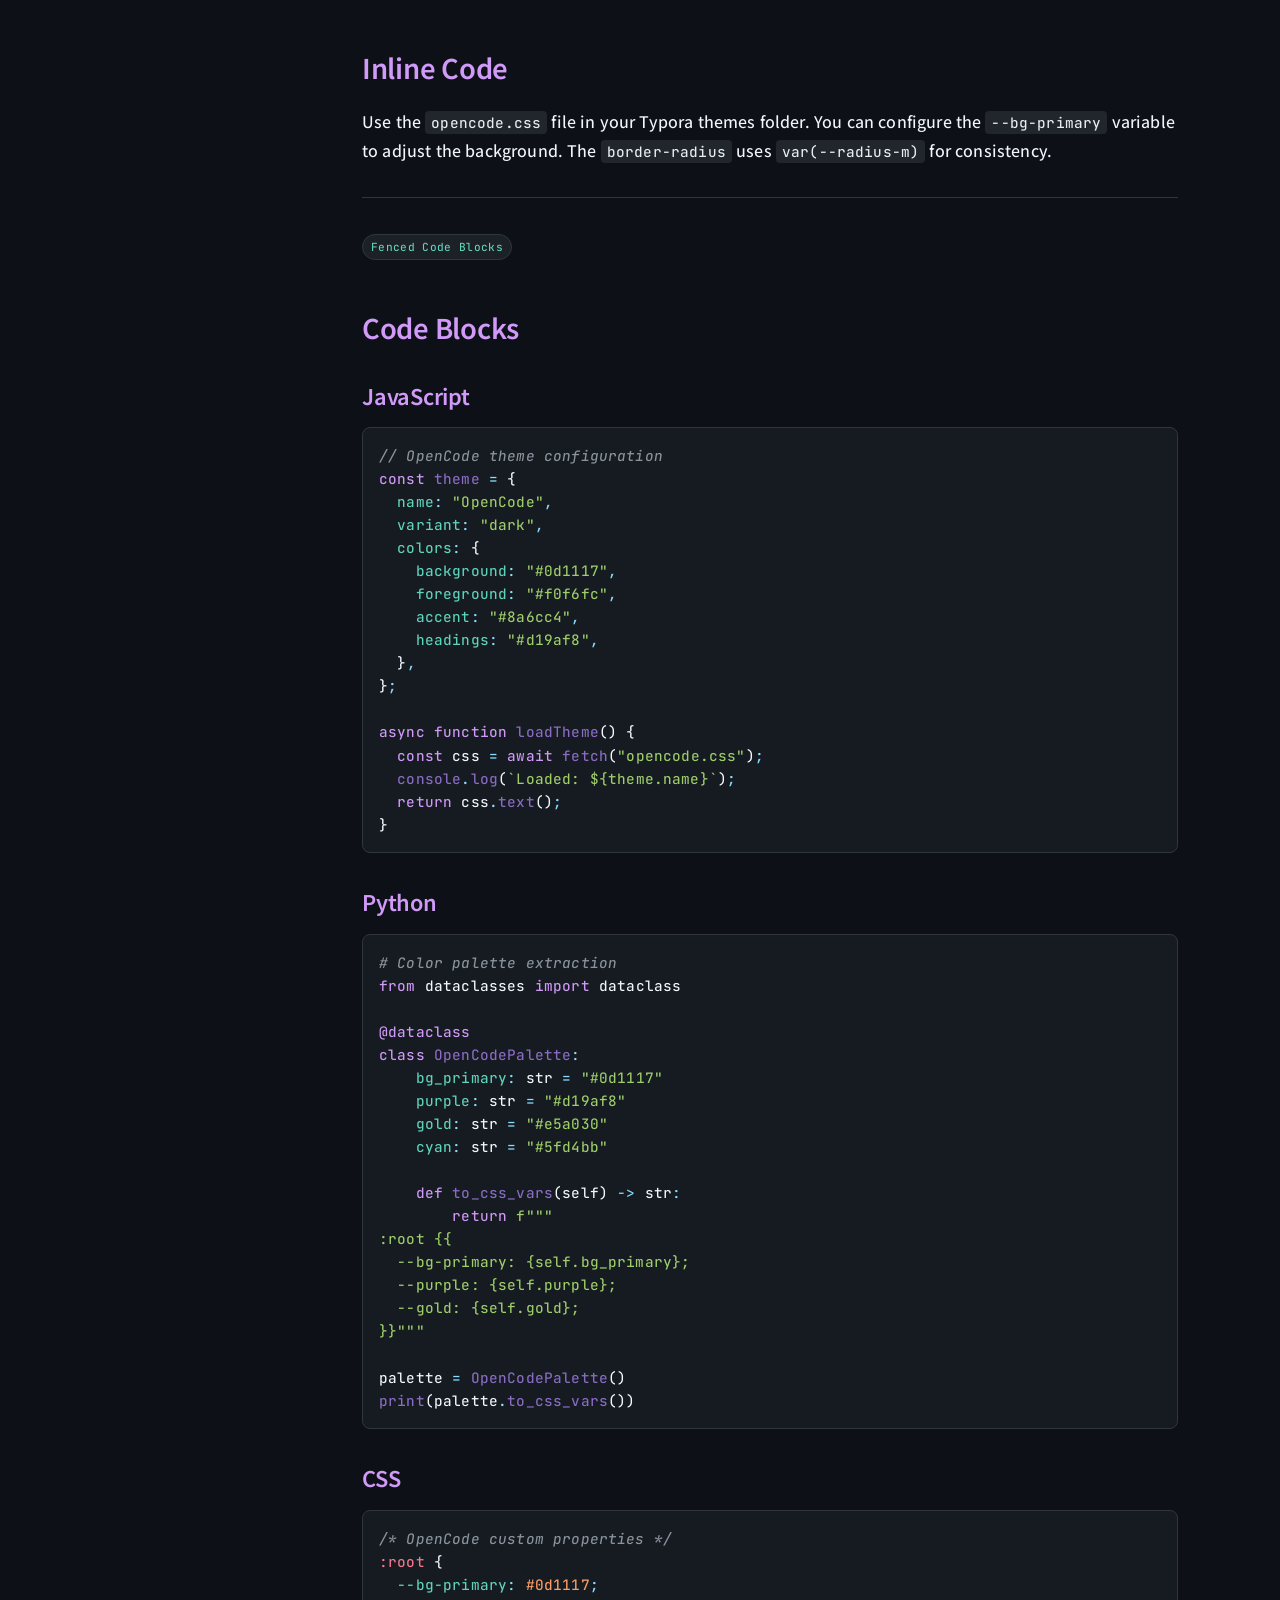
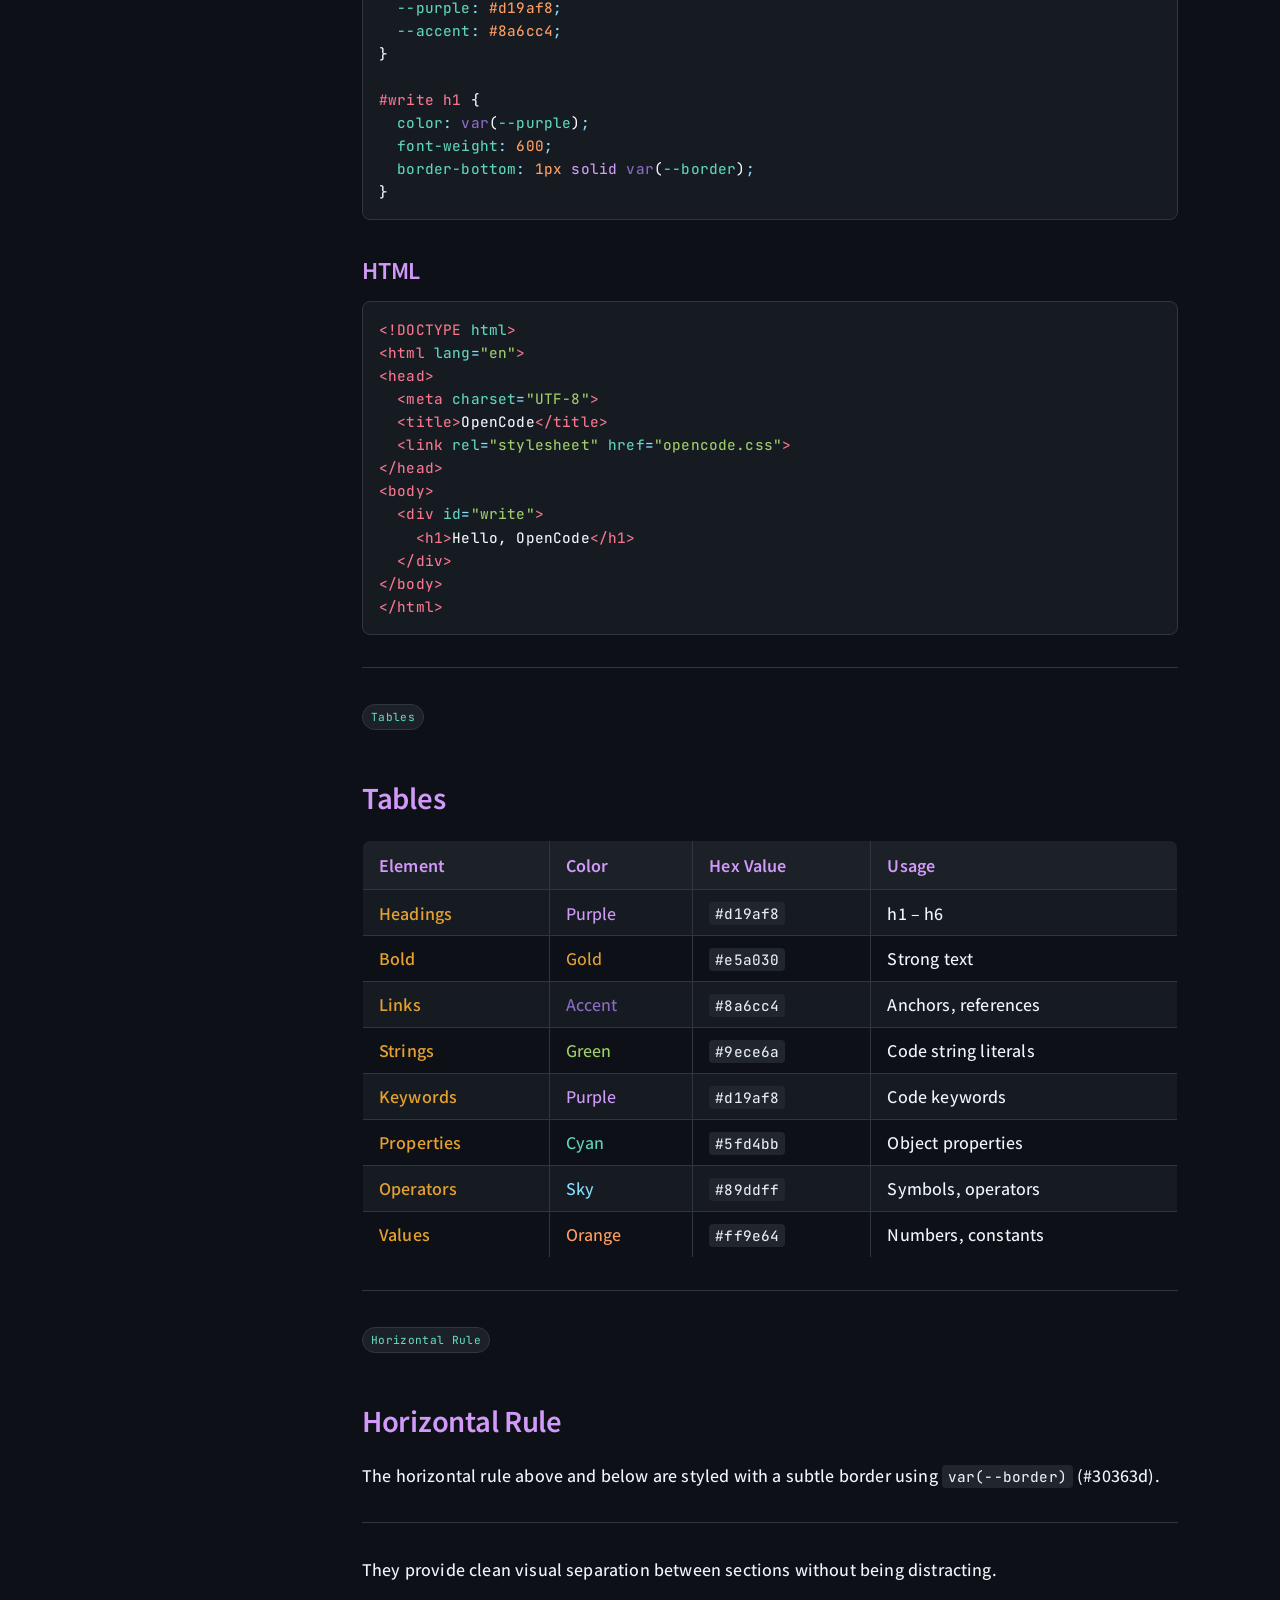
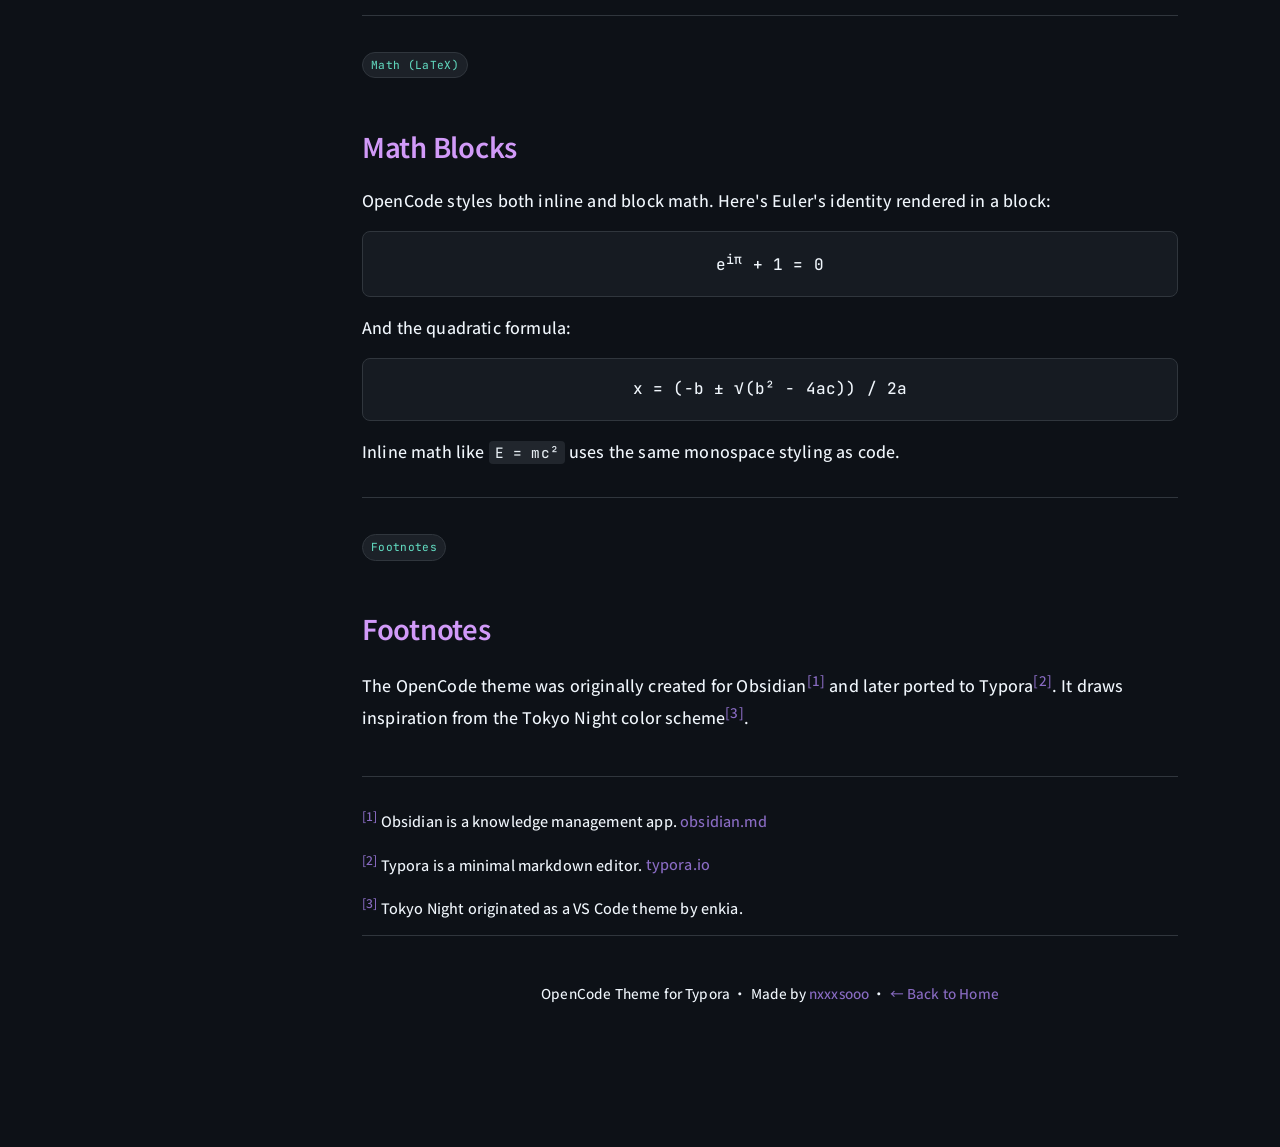
<file: website/showcase.html>
<!DOCTYPE html>
<html lang="en">
<head>
  <meta charset="UTF-8">
  <meta name="viewport" content="width=device-width, initial-scale=1.0">
  <meta name="description" content="OpenCode Theme Showcase — See every markdown element styled with the OpenCode dark theme.">
  <meta name="theme-color" content="#0d1117">
  <title>Showcase — OpenCode Theme for Typora</title>

  <link rel="preconnect" href="https://fonts.googleapis.com">
  <link rel="preconnect" href="https://fonts.gstatic.com" crossorigin>
  <link href="https://fonts.googleapis.com/css2?family=JetBrains+Mono:ital,wght@0,400;0,500;0,600;1,400&family=Noto+Sans+SC:wght@400;500;600;700&display=swap" rel="stylesheet">

  <style>
    /* ============================================================
       Design Tokens (matching opencode.css)
       ============================================================ */
    :root {
      --bg-primary: #0d1117;
      --bg-secondary: #161b22;
      --bg-tertiary: #1c2128;
      --bg-elevated: #21262d;
      --border: #30363d;
      --border-hover: #484f58;

      --text: #f0f6fc;
      --text-secondary: #e6edf3;
      --text-muted: #9ca3af;
      --text-faint: #7c838d;

      --accent: #8a6cc4;
      --accent-hover: #9b80d1;
      --accent-rgb: 138, 108, 196;

      --purple: #d19af8;
      --cyan: #5fd4bb;
      --blue: #7aa2f7;
      --green: #9ece6a;
      --yellow: #e0af68;
      --orange: #ff9e64;
      --red: #f7768e;
      --pink: #ff79c6;
      --sky: #89ddff;
      --gold: #e5a030;

      --code-bg: #161b22;
      --code-text: #f0f6fc;
      --code-comment: #8b949e;
      --code-keyword: #d19af8;
      --code-string: #9ece6a;
      --code-function: #8a6cc4;
      --code-property: #5fd4bb;
      --code-operator: #89ddff;
      --code-value: #ff9e64;
      --code-tag: #f7768e;
      --code-punctuation: #f0f6fc;

      --radius-s: 4px;
      --radius-m: 8px;
      --radius-l: 12px;

      --font-sans: "Noto Sans SC", "PingFang SC", -apple-system, BlinkMacSystemFont, "Segoe UI", sans-serif;
      --font-mono: "JetBrains Mono", "Fira Code", "Cascadia Code", monospace;
    }

    /* ============================================================
       Reset
       ============================================================ */
    *, *::before, *::after {
      box-sizing: border-box;
      margin: 0;
      padding: 0;
    }

    html {
      font-size: 16px;
      scroll-behavior: smooth;
    }

    body {
      background: var(--bg-primary);
      color: var(--text);
      font-family: var(--font-sans);
      -webkit-font-smoothing: antialiased;
      line-height: 1.8;
    }

    ::selection {
      background: rgba(122, 162, 247, 0.3);
    }

    /* ============================================================
       Layout — Typora-like editor frame
       ============================================================ */
    .app {
      display: flex;
      min-height: 100vh;
    }

    /* Sidebar */
    .sidebar {
      width: 260px;
      background: var(--bg-secondary);
      border-right: 1px solid var(--border);
      padding: 1rem 0;
      flex-shrink: 0;
      position: sticky;
      top: 0;
      height: 100vh;
      overflow-y: auto;
    }

    .sidebar-header {
      padding: 0.75rem 1.25rem;
      font-family: var(--font-mono);
      font-size: 0.85rem;
      color: var(--text-muted);
      text-transform: uppercase;
      letter-spacing: 0.05em;
    }

    .sidebar-item {
      display: block;
      padding: 0.5rem 1.25rem;
      color: var(--text-secondary);
      text-decoration: none;
      font-size: 0.9rem;
      border-radius: 0;
      transition: background 0.15s, color 0.15s;
    }

    .sidebar-item:hover {
      background: var(--bg-tertiary);
    }

    .sidebar-item.active {
      background: var(--bg-elevated);
      color: var(--blue);
      border-left: 3px solid var(--accent);
      padding-left: calc(1.25rem - 3px);
    }

    .sidebar-back {
      display: flex;
      align-items: center;
      gap: 0.5rem;
      padding: 0.75rem 1.25rem;
      color: var(--accent);
      text-decoration: none;
      font-size: 0.85rem;
      font-weight: 500;
      border-bottom: 1px solid var(--border);
      margin-bottom: 0.5rem;
      transition: background 0.15s;
    }

    .sidebar-back:hover {
      background: var(--bg-tertiary);
    }

    @media (max-width: 900px) {
      .sidebar { display: none; }
      .editor { margin: 0; }
    }

    /* Editor */
    .editor {
      flex: 1;
      min-width: 0;
    }

    .titlebar {
      display: flex;
      align-items: center;
      gap: 0.5rem;
      padding: 0.75rem 1rem;
      background: var(--bg-tertiary);
      border-bottom: 1px solid var(--border);
      position: sticky;
      top: 0;
      z-index: 10;
    }

    .titlebar-dots {
      display: flex;
      gap: 0.5rem;
    }

    .titlebar-dot {
      width: 12px;
      height: 12px;
      border-radius: 50%;
    }
    .titlebar-dot.r { background: var(--red); }
    .titlebar-dot.y { background: var(--yellow); }
    .titlebar-dot.g { background: var(--green); }

    .titlebar-name {
      margin-left: auto;
      font-family: var(--font-mono);
      font-size: 0.85rem;
      color: var(--text-muted);
    }

    /* Write area — mirrors Typora's #write */
    .write {
      max-width: 880px;
      margin: 0 auto;
      padding: 48px 32px 96px;
      font-size: 16px;
      line-height: 1.8;
      letter-spacing: 0.01em;
      font-weight: 450;
    }

    /* ============================================================
       Headings
       ============================================================ */
    .write h1, .write h2, .write h3,
    .write h4, .write h5, .write h6 {
      color: var(--purple);
      font-weight: 600;
      line-height: 1.35;
      letter-spacing: -0.01em;
      margin: 1.6em 0 0.8em;
    }

    .write h1 {
      font-size: 2.2em;
      border-bottom: 1px solid var(--border);
      padding-bottom: 0.35em;
    }

    .write h2 { font-size: 1.7em; }
    .write h3 { font-size: 1.35em; }
    .write h4 { font-size: 1.15em; }
    .write h5 { font-size: 1em; }
    .write h6 { font-size: 0.9em; color: var(--text-muted); }

    /* ============================================================
       Paragraphs & Inline
       ============================================================ */
    .write p { margin: 1em 0; color: var(--text); }
    .write strong, .write b { color: var(--gold); font-weight: 600; }
    .write em { color: var(--purple); }
    .write del { color: var(--text-faint); }

    .write mark {
      background: rgba(224, 175, 104, 0.4);
      color: var(--text);
      padding: 1px 4px;
      border-radius: 3px;
    }

    /* ============================================================
       Links
       ============================================================ */
    .write a {
      color: var(--accent);
      text-decoration: none;
      border-bottom: 1px solid transparent;
      transition: color 0.2s, border-color 0.2s;
    }
    .write a:hover {
      color: var(--accent-hover);
      border-bottom-color: rgba(var(--accent-rgb), 0.5);
    }

    /* ============================================================
       Blockquote
       ============================================================ */
    .write blockquote {
      background: var(--bg-secondary);
      border-left: 4px solid var(--accent);
      padding: 12px 16px;
      margin: 16px 0;
      border-radius: 0 var(--radius-m) var(--radius-m) 0;
      color: var(--text-secondary);
    }
    .write blockquote p { margin: 0.5em 0; }

    /* ============================================================
       Lists
       ============================================================ */
    .write ul, .write ol { padding-left: 1.8em; }
    .write li { margin: 0.35em 0; }
    .write li::marker { color: var(--purple); }

    /* Task Lists */
    .write .task-list {
      list-style: none;
      padding-left: 0;
    }
    .write .task-list li {
      display: flex;
      align-items: baseline;
      gap: 0.5em;
    }
    .write .task-list input[type="checkbox"] {
      accent-color: var(--accent);
      transform: translateY(2px);
    }
    .write .task-done {
      color: var(--text-faint);
      text-decoration: line-through;
    }

    /* ============================================================
       Horizontal Rule
       ============================================================ */
    .write hr {
      border: none;
      border-top: 1px solid var(--border);
      margin: 2em 0;
    }

    /* ============================================================
       Code — Inline
       ============================================================ */
    .write code {
      background: var(--bg-elevated);
      color: var(--text-secondary);
      padding: 2px 6px;
      border-radius: var(--radius-s);
      font-family: var(--font-mono);
      font-size: 0.9em;
      font-weight: 450;
    }

    /* ============================================================
       Code — Fenced Blocks
       ============================================================ */
    .write pre {
      background: var(--code-bg);
      border: 1px solid var(--border);
      border-radius: var(--radius-m);
      padding: 16px;
      margin: 1.2em 0;
      overflow-x: auto;
      line-height: 1.6;
      font-family: var(--font-mono);
      font-size: 0.9em;
    }
    .write pre code {
      background: transparent;
      padding: 0;
      border-radius: 0;
      color: var(--code-text);
      font-size: inherit;
    }

    /* Syntax tokens */
    .kw { color: var(--code-keyword); }
    .fn { color: var(--code-function); }
    .st { color: var(--code-string); }
    .cm { color: var(--code-comment); font-style: italic; }
    .pr { color: var(--code-property); }
    .op { color: var(--code-operator); }
    .vl { color: var(--code-value); }
    .tg { color: var(--code-tag); }
    .at { color: var(--code-property); }
    .pc { color: var(--code-punctuation); }

    /* ============================================================
       Tables
       ============================================================ */
    .write table {
      border-collapse: collapse;
      width: 100%;
      margin: 1.5em 0;
      overflow: hidden;
      border-radius: var(--radius-m);
      border: 1px solid var(--border);
    }
    .write th {
      background: var(--bg-tertiary);
      color: var(--purple);
      font-weight: 600;
      padding: 10px 16px;
      border: 1px solid var(--border);
      text-align: left;
    }
    .write td {
      padding: 8px 16px;
      border: 1px solid var(--border);
      color: var(--text);
    }
    .write td:first-child {
      color: var(--gold);
      font-weight: 500;
    }
    .write tr:nth-child(even) td { background: var(--bg-primary); }
    .write tr:nth-child(odd) td { background: var(--bg-secondary); }
    .write tr:hover td { background: var(--bg-tertiary); }

    /* ============================================================
       Images
       ============================================================ */
    .write img {
      max-width: 100%;
      border-radius: var(--radius-m);
      margin: 1em 0;
    }

    /* ============================================================
       YAML Front Matter
       ============================================================ */
    .write .frontmatter {
      background: var(--code-bg);
      border: 1px solid var(--border);
      border-radius: var(--radius-m);
      color: var(--text-muted);
      padding: 16px;
      font-family: var(--font-mono);
      font-size: 0.85em;
      margin-bottom: 2em;
      line-height: 1.6;
    }

    /* ============================================================
       Footnotes
       ============================================================ */
    .write .footnote-ref {
      color: var(--accent);
      font-size: 0.85em;
      vertical-align: super;
      text-decoration: none;
    }
    .write .footnotes {
      border-top: 1px solid var(--border);
      margin-top: 3em;
      padding-top: 1em;
      font-size: 0.9em;
      color: var(--text-muted);
    }

    /* ============================================================
       Math
       ============================================================ */
    .write .math-block {
      background: var(--bg-secondary);
      border: 1px solid var(--border);
      border-radius: var(--radius-m);
      padding: 1rem;
      margin: 1em 0;
      text-align: center;
      font-family: var(--font-mono);
      color: var(--text);
    }

    /* ============================================================
       Element label badges
       ============================================================ */
    .element-label {
      display: inline-block;
      font-family: var(--font-mono);
      font-size: 0.7rem;
      color: var(--cyan);
      background: var(--bg-tertiary);
      border: 1px solid var(--border);
      padding: 2px 8px;
      border-radius: 999px;
      margin-bottom: 0.5em;
      letter-spacing: 0.03em;
    }

    /* ============================================================
       Footer
       ============================================================ */
    .footer {
      padding: 2rem 32px;
      border-top: 1px solid var(--border);
      text-align: center;
      color: var(--text-faint);
      font-size: 0.85rem;
    }
    .footer a {
      color: var(--accent);
      text-decoration: none;
    }
    .footer a:hover {
      color: var(--accent-hover);
    }
  </style>
</head>
<body>
  <div class="app">
    <!-- Sidebar -->
    <nav class="sidebar">
      <a href="index.html" class="sidebar-back">← Back to Home</a>
      <div class="sidebar-header">Showcase</div>
      <a href="#frontmatter" class="sidebar-item">YAML Front Matter</a>
      <a href="#headings" class="sidebar-item active">Headings</a>
      <a href="#inline" class="sidebar-item">Inline Formatting</a>
      <a href="#links" class="sidebar-item">Links</a>
      <a href="#blockquotes" class="sidebar-item">Blockquotes</a>
      <a href="#lists" class="sidebar-item">Lists</a>
      <a href="#tasks" class="sidebar-item">Task Lists</a>
      <a href="#code-inline" class="sidebar-item">Inline Code</a>
      <a href="#code-blocks" class="sidebar-item">Code Blocks</a>
      <a href="#tables" class="sidebar-item">Tables</a>
      <a href="#hr" class="sidebar-item">Horizontal Rule</a>
      <a href="#math" class="sidebar-item">Math</a>
      <a href="#footnotes" class="sidebar-item">Footnotes</a>
    </nav>

    <!-- Editor -->
    <div class="editor">
      <div class="titlebar">
        <div class="titlebar-dots">
          <div class="titlebar-dot r"></div>
          <div class="titlebar-dot y"></div>
          <div class="titlebar-dot g"></div>
        </div>
        <span class="titlebar-name">showcase.md — Typora (OpenCode Theme)</span>
      </div>

      <div class="write">
        <!-- YAML Front Matter -->
        <div id="frontmatter">
          <span class="element-label">YAML Front Matter</span>
          <div class="frontmatter"><span class="op">---</span>
<span class="pr">title</span><span class="op">:</span> <span class="st">OpenCode Theme Showcase</span>
<span class="pr">author</span><span class="op">:</span> <span class="st">nxxxsooo</span>
<span class="pr">date</span><span class="op">:</span> <span class="st">2025-01-01</span>
<span class="pr">tags</span><span class="op">:</span> <span class="pc">[</span><span class="st">typora</span><span class="op">,</span> <span class="st">theme</span><span class="op">,</span> <span class="st">dark-mode</span><span class="pc">]</span>
<span class="op">---</span></div>
        </div>

        <!-- Headings -->
        <div id="headings">
          <span class="element-label">Headings</span>
          <h1>Heading Level 1</h1>
          <h2>Heading Level 2</h2>
          <h3>Heading Level 3</h3>
          <h4>Heading Level 4</h4>
          <h5>Heading Level 5</h5>
          <h6>Heading Level 6</h6>
        </div>

        <hr>

        <!-- Inline Formatting -->
        <div id="inline">
          <span class="element-label">Inline Formatting</span>
          <h2>Text Formatting</h2>
          <p>This is regular paragraph text in the OpenCode theme. The font stack uses PingFang SC for beautiful CJK rendering, with a comfortable 1.8 line height.</p>
          <p>Here is <strong>bold text styled in gold</strong> to make it stand out. And here is <em>italic text in purple</em> for emphasis. You can also use <del>strikethrough for deleted content</del>.</p>
          <p>Highlighted text uses <mark>a warm amber background</mark> that catches attention without being harsh.</p>
          <p>You can combine them: <strong><em>bold italic</em></strong>, or even <strong><em><del>bold italic strikethrough</del></em></strong>.</p>
        </div>

        <hr>

        <!-- Links -->
        <div id="links">
          <span class="element-label">Links</span>
          <h2>Links</h2>
          <p>Visit the <a href="https://github.com/nxxxsooo/opencode-themes">OpenCode Themes repository</a> on GitHub. Links have a subtle hover transition with an underline reveal.</p>
          <p>Also check out the <a href="https://github.com/nxxxsooo/obsidian-opencode-theme">original Obsidian version</a>.</p>
        </div>

        <hr>

        <!-- Blockquotes -->
        <div id="blockquotes">
          <span class="element-label">Blockquotes</span>
          <h2>Blockquotes</h2>
          <blockquote>
            <p>The best error message is the one that never shows up.</p>
            <p>— <strong>Thomas Fuchs</strong></p>
          </blockquote>
          <blockquote>
            <p>Nested blockquotes work too. This is particularly useful for quoting conversations or multi-level citations in technical documentation.</p>
            <blockquote>
              <p>This is a nested blockquote — deeper context within a quote.</p>
            </blockquote>
          </blockquote>
        </div>

        <hr>

        <!-- Lists -->
        <div id="lists">
          <span class="element-label">Lists</span>
          <h2>Lists</h2>
          <h3>Unordered List</h3>
          <ul>
            <li><strong>Tokyo Night Palette</strong> — Deep backgrounds with vibrant accents</li>
            <li><strong>JetBrains Mono</strong> — Optimized monospace font for code
              <ul>
                <li>Ligature support enabled</li>
                <li>Carefully tuned weight (450)</li>
              </ul>
            </li>
            <li><strong>Full UI Coverage</strong> — Every element styled
              <ul>
                <li>Sidebar & file tree</li>
                <li>Context menus & dialogs</li>
                <li>Search panel & notifications</li>
              </ul>
            </li>
          </ul>
          <h3>Ordered List</h3>
          <ol>
            <li>Download <code>opencode.css</code> from Releases</li>
            <li>Open Typora → Preferences → Appearance</li>
            <li>Click "Open Theme Folder"</li>
            <li>Copy the CSS file into the folder</li>
            <li>Restart Typora and select the theme</li>
          </ol>
        </div>

        <hr>

        <!-- Task Lists -->
        <div id="tasks">
          <span class="element-label">Task Lists</span>
          <h2>Task Lists</h2>
          <ul class="task-list">
            <li><input type="checkbox" checked disabled> <span class="task-done">Design color palette</span></li>
            <li><input type="checkbox" checked disabled> <span class="task-done">Implement heading styles</span></li>
            <li><input type="checkbox" checked disabled> <span class="task-done">Style code blocks & syntax highlighting</span></li>
            <li><input type="checkbox" checked disabled> <span class="task-done">Table styling with alternating rows</span></li>
            <li><input type="checkbox" disabled> Add support for Mermaid diagram colors</li>
            <li><input type="checkbox" disabled> Create light mode variant</li>
          </ul>
        </div>

        <hr>

        <!-- Inline Code -->
        <div id="code-inline">
          <span class="element-label">Inline Code</span>
          <h2>Inline Code</h2>
          <p>Use the <code>opencode.css</code> file in your Typora themes folder. You can configure the <code>--bg-primary</code> variable to adjust the background. The <code>border-radius</code> uses <code>var(--radius-m)</code> for consistency.</p>
        </div>

        <hr>

        <!-- Code Blocks -->
        <div id="code-blocks">
          <span class="element-label">Fenced Code Blocks</span>
          <h2>Code Blocks</h2>

          <h3>JavaScript</h3>
          <pre><code><span class="cm">// OpenCode theme configuration</span>
<span class="kw">const</span> <span class="fn">theme</span> <span class="op">=</span> <span class="pc">{</span>
  <span class="pr">name</span><span class="op">:</span> <span class="st">"OpenCode"</span><span class="op">,</span>
  <span class="pr">variant</span><span class="op">:</span> <span class="st">"dark"</span><span class="op">,</span>
  <span class="pr">colors</span><span class="op">:</span> <span class="pc">{</span>
    <span class="pr">background</span><span class="op">:</span> <span class="st">"#0d1117"</span><span class="op">,</span>
    <span class="pr">foreground</span><span class="op">:</span> <span class="st">"#f0f6fc"</span><span class="op">,</span>
    <span class="pr">accent</span><span class="op">:</span> <span class="st">"#8a6cc4"</span><span class="op">,</span>
    <span class="pr">headings</span><span class="op">:</span> <span class="st">"#d19af8"</span><span class="op">,</span>
  <span class="pc">}</span><span class="op">,</span>
<span class="pc">}</span><span class="op">;</span>

<span class="kw">async function</span> <span class="fn">loadTheme</span><span class="pc">(</span><span class="pc">)</span> <span class="pc">{</span>
  <span class="kw">const</span> css <span class="op">=</span> <span class="kw">await</span> <span class="fn">fetch</span><span class="pc">(</span><span class="st">"opencode.css"</span><span class="pc">)</span><span class="op">;</span>
  <span class="fn">console</span><span class="op">.</span><span class="fn">log</span><span class="pc">(</span><span class="st">`Loaded: ${theme.name}`</span><span class="pc">)</span><span class="op">;</span>
  <span class="kw">return</span> css<span class="op">.</span><span class="fn">text</span><span class="pc">(</span><span class="pc">)</span><span class="op">;</span>
<span class="pc">}</span></code></pre>

          <h3>Python</h3>
          <pre><code><span class="cm"># Color palette extraction</span>
<span class="kw">from</span> dataclasses <span class="kw">import</span> dataclass

<span class="kw">@dataclass</span>
<span class="kw">class</span> <span class="fn">OpenCodePalette</span><span class="op">:</span>
    <span class="pr">bg_primary</span><span class="op">:</span> str <span class="op">=</span> <span class="st">"#0d1117"</span>
    <span class="pr">purple</span><span class="op">:</span> str <span class="op">=</span> <span class="st">"#d19af8"</span>
    <span class="pr">gold</span><span class="op">:</span> str <span class="op">=</span> <span class="st">"#e5a030"</span>
    <span class="pr">cyan</span><span class="op">:</span> str <span class="op">=</span> <span class="st">"#5fd4bb"</span>

    <span class="kw">def</span> <span class="fn">to_css_vars</span><span class="pc">(</span>self<span class="pc">)</span> <span class="op">-></span> str<span class="op">:</span>
        <span class="kw">return</span> <span class="st">f"""
:root {{
  --bg-primary: {self.bg_primary};
  --purple: {self.purple};
  --gold: {self.gold};
}}"""</span>

palette <span class="op">=</span> <span class="fn">OpenCodePalette</span><span class="pc">(</span><span class="pc">)</span>
<span class="fn">print</span><span class="pc">(</span>palette<span class="op">.</span><span class="fn">to_css_vars</span><span class="pc">(</span><span class="pc">)</span><span class="pc">)</span></code></pre>

          <h3>CSS</h3>
          <pre><code><span class="cm">/* OpenCode custom properties */</span>
<span class="tg">:root</span> <span class="pc">{</span>
  <span class="pr">--bg-primary</span><span class="op">:</span> <span class="vl">#0d1117</span><span class="op">;</span>
  <span class="pr">--purple</span><span class="op">:</span> <span class="vl">#d19af8</span><span class="op">;</span>
  <span class="pr">--accent</span><span class="op">:</span> <span class="vl">#8a6cc4</span><span class="op">;</span>
<span class="pc">}</span>

<span class="tg">#write</span> <span class="tg">h1</span> <span class="pc">{</span>
  <span class="pr">color</span><span class="op">:</span> <span class="fn">var</span><span class="pc">(</span><span class="pr">--purple</span><span class="pc">)</span><span class="op">;</span>
  <span class="pr">font-weight</span><span class="op">:</span> <span class="vl">600</span><span class="op">;</span>
  <span class="pr">border-bottom</span><span class="op">:</span> <span class="vl">1px</span> <span class="kw">solid</span> <span class="fn">var</span><span class="pc">(</span><span class="pr">--border</span><span class="pc">)</span><span class="op">;</span>
<span class="pc">}</span></code></pre>

          <h3>HTML</h3>
          <pre><code><span class="tg">&lt;!DOCTYPE</span> <span class="at">html</span><span class="tg">&gt;</span>
<span class="tg">&lt;html</span> <span class="at">lang</span><span class="op">=</span><span class="st">"en"</span><span class="tg">&gt;</span>
<span class="tg">&lt;head&gt;</span>
  <span class="tg">&lt;meta</span> <span class="at">charset</span><span class="op">=</span><span class="st">"UTF-8"</span><span class="tg">&gt;</span>
  <span class="tg">&lt;title&gt;</span>OpenCode<span class="tg">&lt;/title&gt;</span>
  <span class="tg">&lt;link</span> <span class="at">rel</span><span class="op">=</span><span class="st">"stylesheet"</span> <span class="at">href</span><span class="op">=</span><span class="st">"opencode.css"</span><span class="tg">&gt;</span>
<span class="tg">&lt;/head&gt;</span>
<span class="tg">&lt;body&gt;</span>
  <span class="tg">&lt;div</span> <span class="at">id</span><span class="op">=</span><span class="st">"write"</span><span class="tg">&gt;</span>
    <span class="tg">&lt;h1&gt;</span>Hello, OpenCode<span class="tg">&lt;/h1&gt;</span>
  <span class="tg">&lt;/div&gt;</span>
<span class="tg">&lt;/body&gt;</span>
<span class="tg">&lt;/html&gt;</span></code></pre>
        </div>

        <hr>

        <!-- Tables -->
        <div id="tables">
          <span class="element-label">Tables</span>
          <h2>Tables</h2>
          <table>
            <thead>
              <tr>
                <th>Element</th>
                <th>Color</th>
                <th>Hex Value</th>
                <th>Usage</th>
              </tr>
            </thead>
            <tbody>
              <tr>
                <td>Headings</td>
                <td style="color: var(--purple);">Purple</td>
                <td><code>#d19af8</code></td>
                <td>h1 – h6</td>
              </tr>
              <tr>
                <td>Bold</td>
                <td style="color: var(--gold);">Gold</td>
                <td><code>#e5a030</code></td>
                <td>Strong text</td>
              </tr>
              <tr>
                <td>Links</td>
                <td style="color: var(--accent);">Accent</td>
                <td><code>#8a6cc4</code></td>
                <td>Anchors, references</td>
              </tr>
              <tr>
                <td>Strings</td>
                <td style="color: var(--green);">Green</td>
                <td><code>#9ece6a</code></td>
                <td>Code string literals</td>
              </tr>
              <tr>
                <td>Keywords</td>
                <td style="color: var(--purple);">Purple</td>
                <td><code>#d19af8</code></td>
                <td>Code keywords</td>
              </tr>
              <tr>
                <td>Properties</td>
                <td style="color: var(--cyan);">Cyan</td>
                <td><code>#5fd4bb</code></td>
                <td>Object properties</td>
              </tr>
              <tr>
                <td>Operators</td>
                <td style="color: var(--sky);">Sky</td>
                <td><code>#89ddff</code></td>
                <td>Symbols, operators</td>
              </tr>
              <tr>
                <td>Values</td>
                <td style="color: var(--orange);">Orange</td>
                <td><code>#ff9e64</code></td>
                <td>Numbers, constants</td>
              </tr>
            </tbody>
          </table>
        </div>

        <hr>

        <!-- Horizontal Rule -->
        <div id="hr">
          <span class="element-label">Horizontal Rule</span>
          <h2>Horizontal Rule</h2>
          <p>The horizontal rule above and below are styled with a subtle border using <code>var(--border)</code> (#30363d).</p>
          <hr>
          <p>They provide clean visual separation between sections without being distracting.</p>
        </div>

        <hr>

        <!-- Math -->
        <div id="math">
          <span class="element-label">Math (LaTeX)</span>
          <h2>Math Blocks</h2>
          <p>OpenCode styles both inline and block math. Here's Euler's identity rendered in a block:</p>
          <div class="math-block">
            e<sup>iπ</sup> + 1 = 0
          </div>
          <p>And the quadratic formula:</p>
          <div class="math-block">
            x = (−b ± √(b² − 4ac)) / 2a
          </div>
          <p>Inline math like <code>E = mc²</code> uses the same monospace styling as code.</p>
        </div>

        <hr>

        <!-- Footnotes -->
        <div id="footnotes">
          <span class="element-label">Footnotes</span>
          <h2>Footnotes</h2>
          <p>The OpenCode theme was originally created for Obsidian<a href="#fn1" class="footnote-ref">[1]</a> and later ported to Typora<a href="#fn2" class="footnote-ref">[2]</a>. It draws inspiration from the Tokyo Night color scheme<a href="#fn3" class="footnote-ref">[3]</a>.</p>
          <div class="footnotes">
            <p id="fn1"><a class="footnote-ref">[1]</a> Obsidian is a knowledge management app. <a href="https://obsidian.md">obsidian.md</a></p>
            <p id="fn2"><a class="footnote-ref">[2]</a> Typora is a minimal markdown editor. <a href="https://typora.io">typora.io</a></p>
            <p id="fn3"><a class="footnote-ref">[3]</a> Tokyo Night originated as a VS Code theme by enkia.</p>
          </div>
        </div>

        <!-- Footer -->
        <div class="footer">
          <p>OpenCode Theme for Typora · Made by <a href="https://github.com/nxxxsooo">nxxxsooo</a> · <a href="index.html">← Back to Home</a></p>
        </div>
      </div>
    </div>
  </div>

  <!-- Sidebar active state -->
  <script>
    const items = document.querySelectorAll('.sidebar-item');
    const sections = document.querySelectorAll('.write > div[id]');

    const observer = new IntersectionObserver((entries) => {
      entries.forEach(entry => {
        if (entry.isIntersecting) {
          items.forEach(item => item.classList.remove('active'));
          const match = document.querySelector(`.sidebar-item[href="#${entry.target.id}"]`);
          if (match) match.classList.add('active');
        }
      });
    }, { rootMargin: '-20% 0px -60% 0px' });

    sections.forEach(s => observer.observe(s));
  </script>
</body>
</html>
</file>
